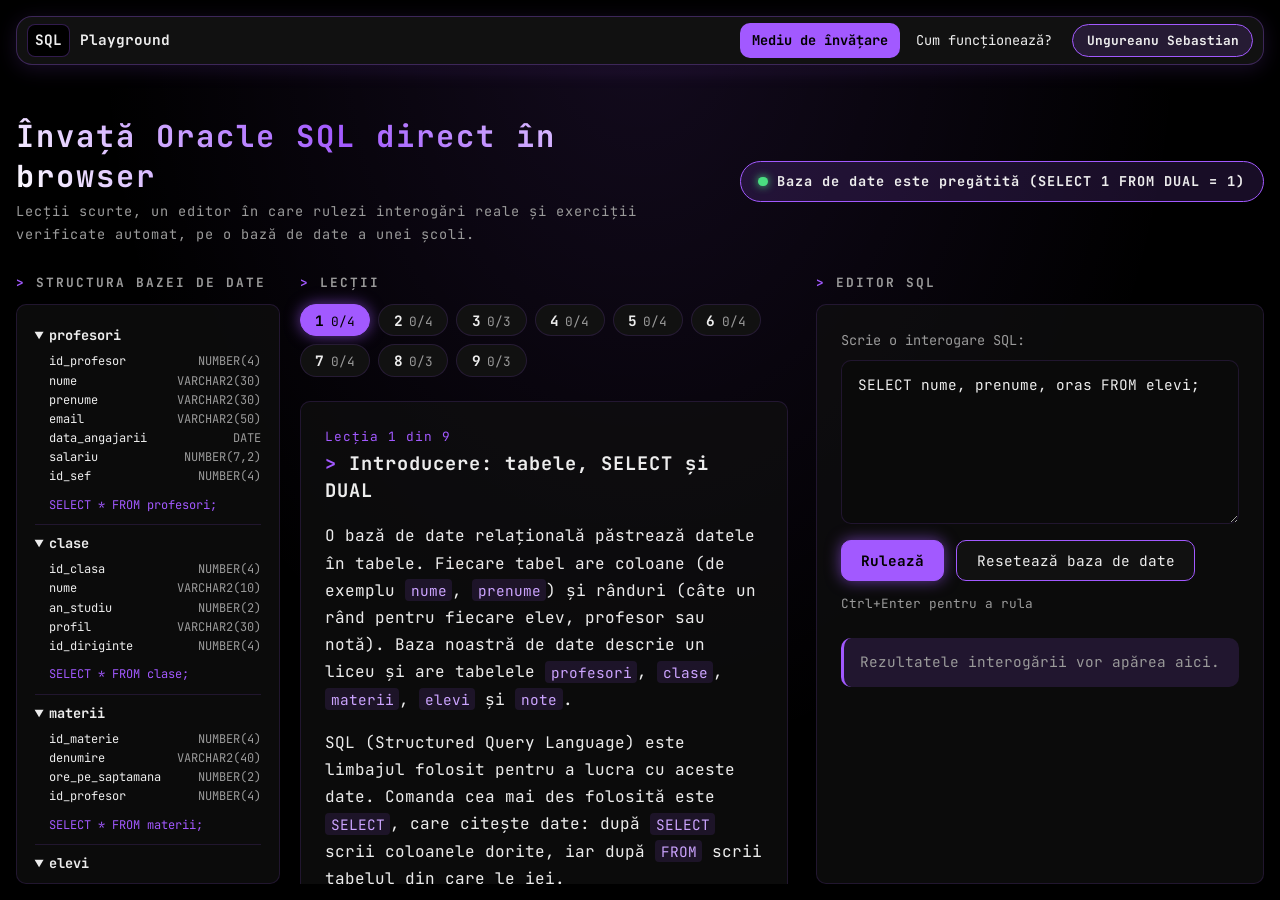
<file: site/index.html>
<!DOCTYPE html>
<!--
  index.html - home page: the working SQL site (lessons, SQL editor, exercises).
  Styles: css/style.css. Scripts: vendor/sql-wasm.js (SQL engine) and js/main.js (page logic; it loads
  db.js, render.js, lessons-ui.js, lessons.js and checker.js).
  Order of the page: title (hero), then the workspace: lessons, SQL editor, database structure
  (on computers: 3 columns, structure left, lessons middle, editor right; see style.css "Home page layout").
-->
<html lang="ro"> <!-- page language: Romanian -->
<head>
  <meta charset="UTF-8"> <!-- text encoding, needed for ș ț ă î â -->
  <meta name="viewport" content="width=device-width, initial-scale=1"> <!-- fit the page to phone screens -->
  <title>SQL Playground - Învață Oracle SQL</title> <!-- text shown in the browser tab -->
  <link rel="stylesheet" href="css/style.css"> <!-- all the styles of the site -->
  <link rel="icon" href="favicon.svg" type="image/svg+xml"> <!-- small icon shown in the browser tab (file favicon.svg) -->
  <script src="vendor/sql-wasm.js"></script> <!-- SQL engine (sql.js); provides initSqlJs -->
  <script type="module" src="js/main.js"></script> <!-- page logic; runs after the page is loaded -->
</head>
<body class="home-page"> <!-- home-page: wide 3-column layout (see style.css) -->
  <!-- Top menu bar: logo + navigation menu (same on every page) -->
  <header class="site-header">
    <div class="site-header-inner">
      <a class="brand" href="index.html"> <!-- logo: goes to the home page -->
        <span class="brand-logo">SQL</span> <!-- small logo box -->
        <span>Playground</span> <!-- site name next to the logo -->
      </a>
      <nav class="site-nav" aria-label="Meniu principal"> <!-- navigation menu -->
        <a href="index.html" aria-current="page">Mediu de învățare</a> <!-- link to the home page, the learning environment (current page) -->
        <a href="cum-functioneaza.html">Cum funcționează?</a> <!-- link to the "how it works" page -->
      </nav>
      <span class="author-pill">Ungureanu Sebastian</span> <!-- author name pill in the menu bar -->
    </div>
  </header>

  <main>
    <!-- Hero: big title at the top of the home page -->
    <section class="hero">
      <div class="hero-heading"> <!-- title + description (on computers: left side of a slim strip) -->
        <h1 class="hero-title">Învață Oracle SQL direct în browser</h1> <!-- big title of the home page -->
        <p class="hero-text">Lecții scurte, un editor în care rulezi interogări reale și exerciții verificate automat, pe o bază de date a unei școli.</p> <!-- short description of the site -->
      </div>
      <p id="db-status" class="status">Se încarcă baza de date...</p> <!-- database status badge (filled in by main.js) -->
    </section>

    <!-- Workspace: lessons + SQL editor + database structure (3 columns on computers, stacked on phones) -->
    <div class="workspace">

      <!-- Lessons section: numbered lesson buttons + one lesson at a time with its exercises (filled in by lessons-ui.js) -->
      <section id="lessons" class="lessons-section" aria-labelledby="lessons-title">
        <h2 id="lessons-title" class="panel-title">Lecții</h2> <!-- small title above the lessons column -->
        <nav id="lesson-nav" class="lesson-nav" aria-label="Lista lecțiilor"></nav> <!-- numbered lesson buttons -->
        <div id="lesson-content"> <!-- the open lesson is shown here -->
          <p class="message message-info">Lecțiile apar după ce se încarcă baza de date.</p> <!-- text shown while loading -->
        </div>
      </section>

      <!-- SQL editor section: the editor, the buttons and the results (right column on computers, stays on screen) -->
      <section id="editor" class="editor-section" aria-labelledby="editor-title">
        <h2 id="editor-title" class="panel-title">Editor SQL</h2> <!-- small title above the editor column -->
        <div class="card editor-card">
          <label for="sql-editor" class="editor-label">Scrie o interogare SQL:</label> <!-- text above the editor -->
          <textarea id="sql-editor" class="sql-editor" rows="6" spellcheck="false" autocomplete="off" autocapitalize="off">SELECT nume, prenume, oras FROM elevi;</textarea> <!-- the SQL editor, with a sample query -->
          <div class="editor-buttons"> <!-- row with the buttons and the keyboard hint -->
            <button type="button" id="run-button" class="button button-primary" disabled>Rulează</button> <!-- run button: runs the SQL from the editor (turned on when the database is ready) -->
            <button type="button" id="reset-button" class="button button-secondary" disabled>Resetează baza de date</button> <!-- reset button: restores the original data (turned on when the database is ready) -->
            <span class="editor-hint">Ctrl+Enter pentru a rula</span> <!-- keyboard shortcut hint -->
          </div>
          <div id="results" class="results" aria-live="polite"> <!-- results area (filled in by render.js) -->
            <p class="message message-info">Rezultatele interogării vor apărea aici.</p> <!-- text shown before the first run -->
          </div>
        </div>
      </section>

      <!-- Database structure: the tables and their columns (left column on computers, stays on screen) -->
      <section id="schema" class="schema-section" aria-labelledby="schema-title">
        <h2 id="schema-title" class="panel-title">Structura bazei de date</h2> <!-- small title above the structure column -->
        <div class="card schema-panel"> <!-- box with the list of tables -->
          <div id="schema-list" class="schema-list"></div> <!-- list of tables (filled in by main.js) -->
        </div>
      </section>

    </div> <!-- end of the workspace -->
  </main>

  <!-- Footer (same on every page) -->
  <footer class="site-footer">
    Proiect pentru atestatul de competențe profesionale la informatică <!-- site footer text -->
  </footer>
</body>
</html>
</file>
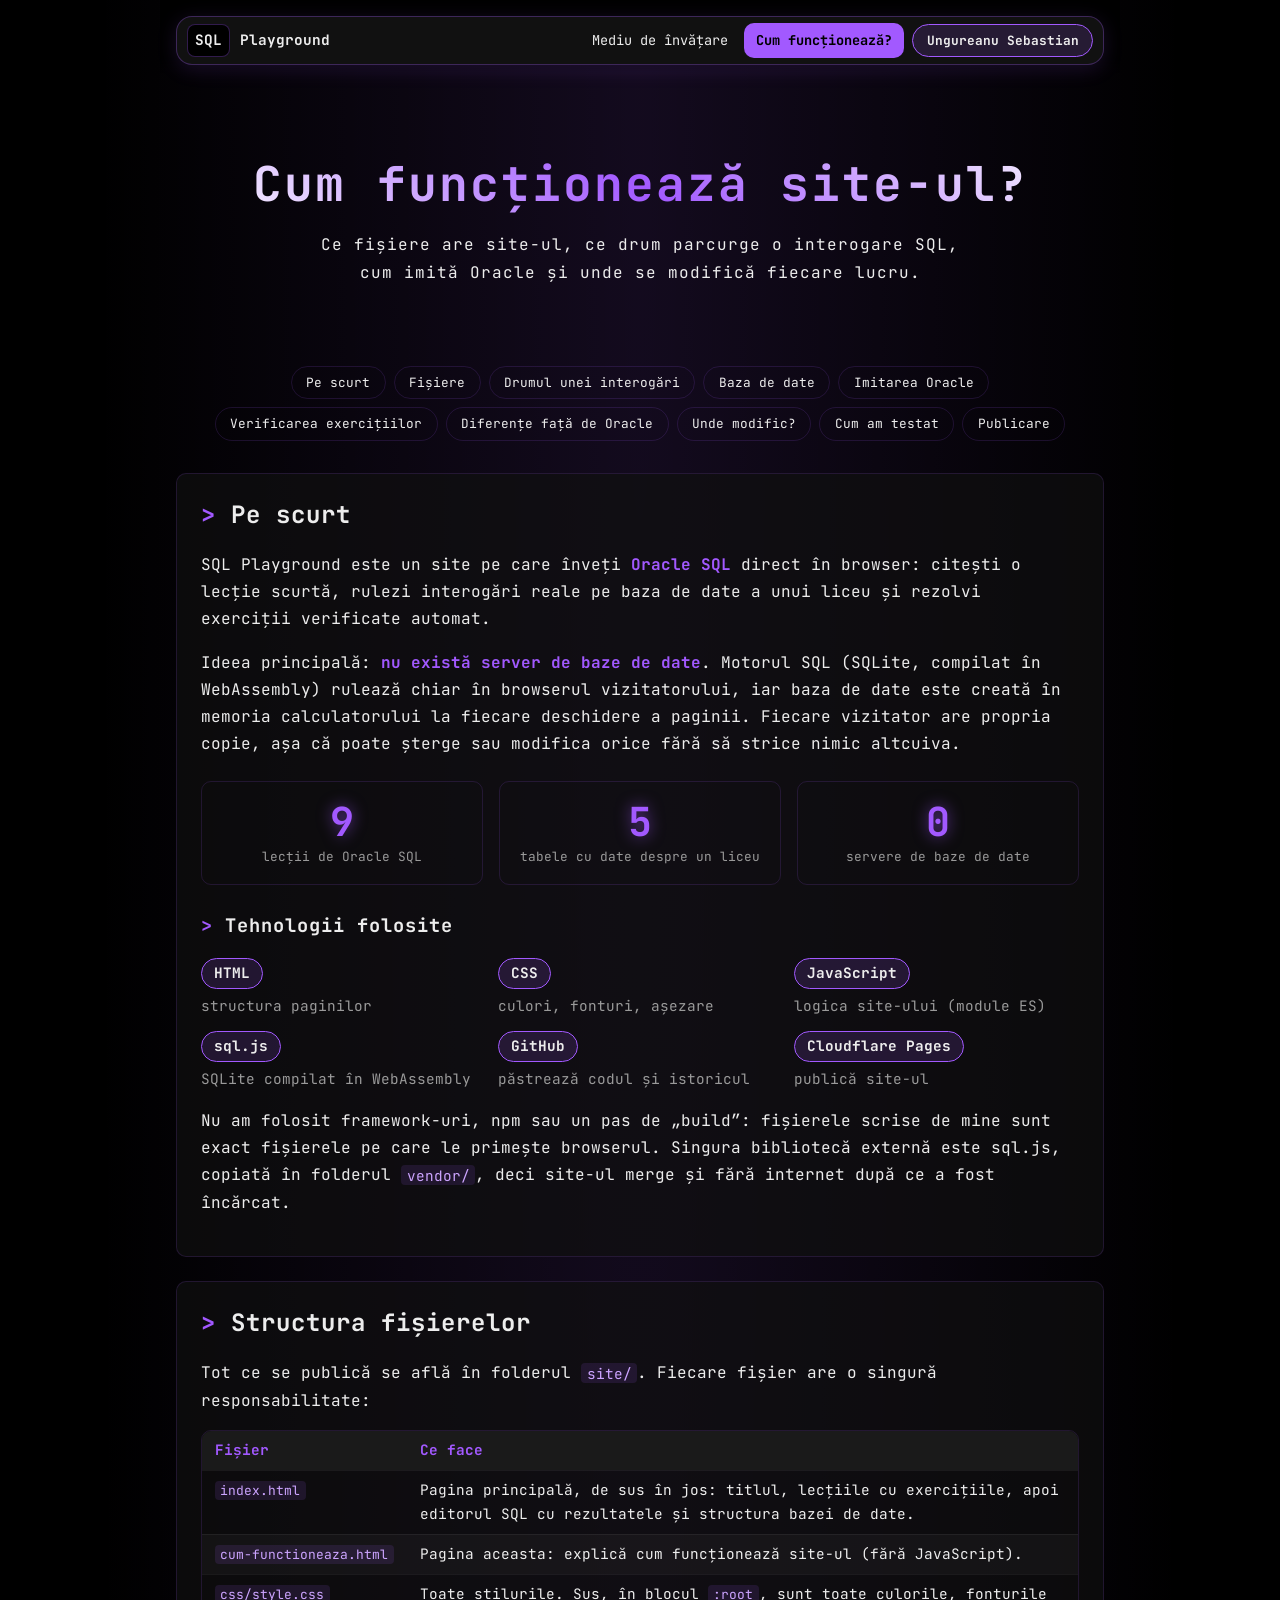
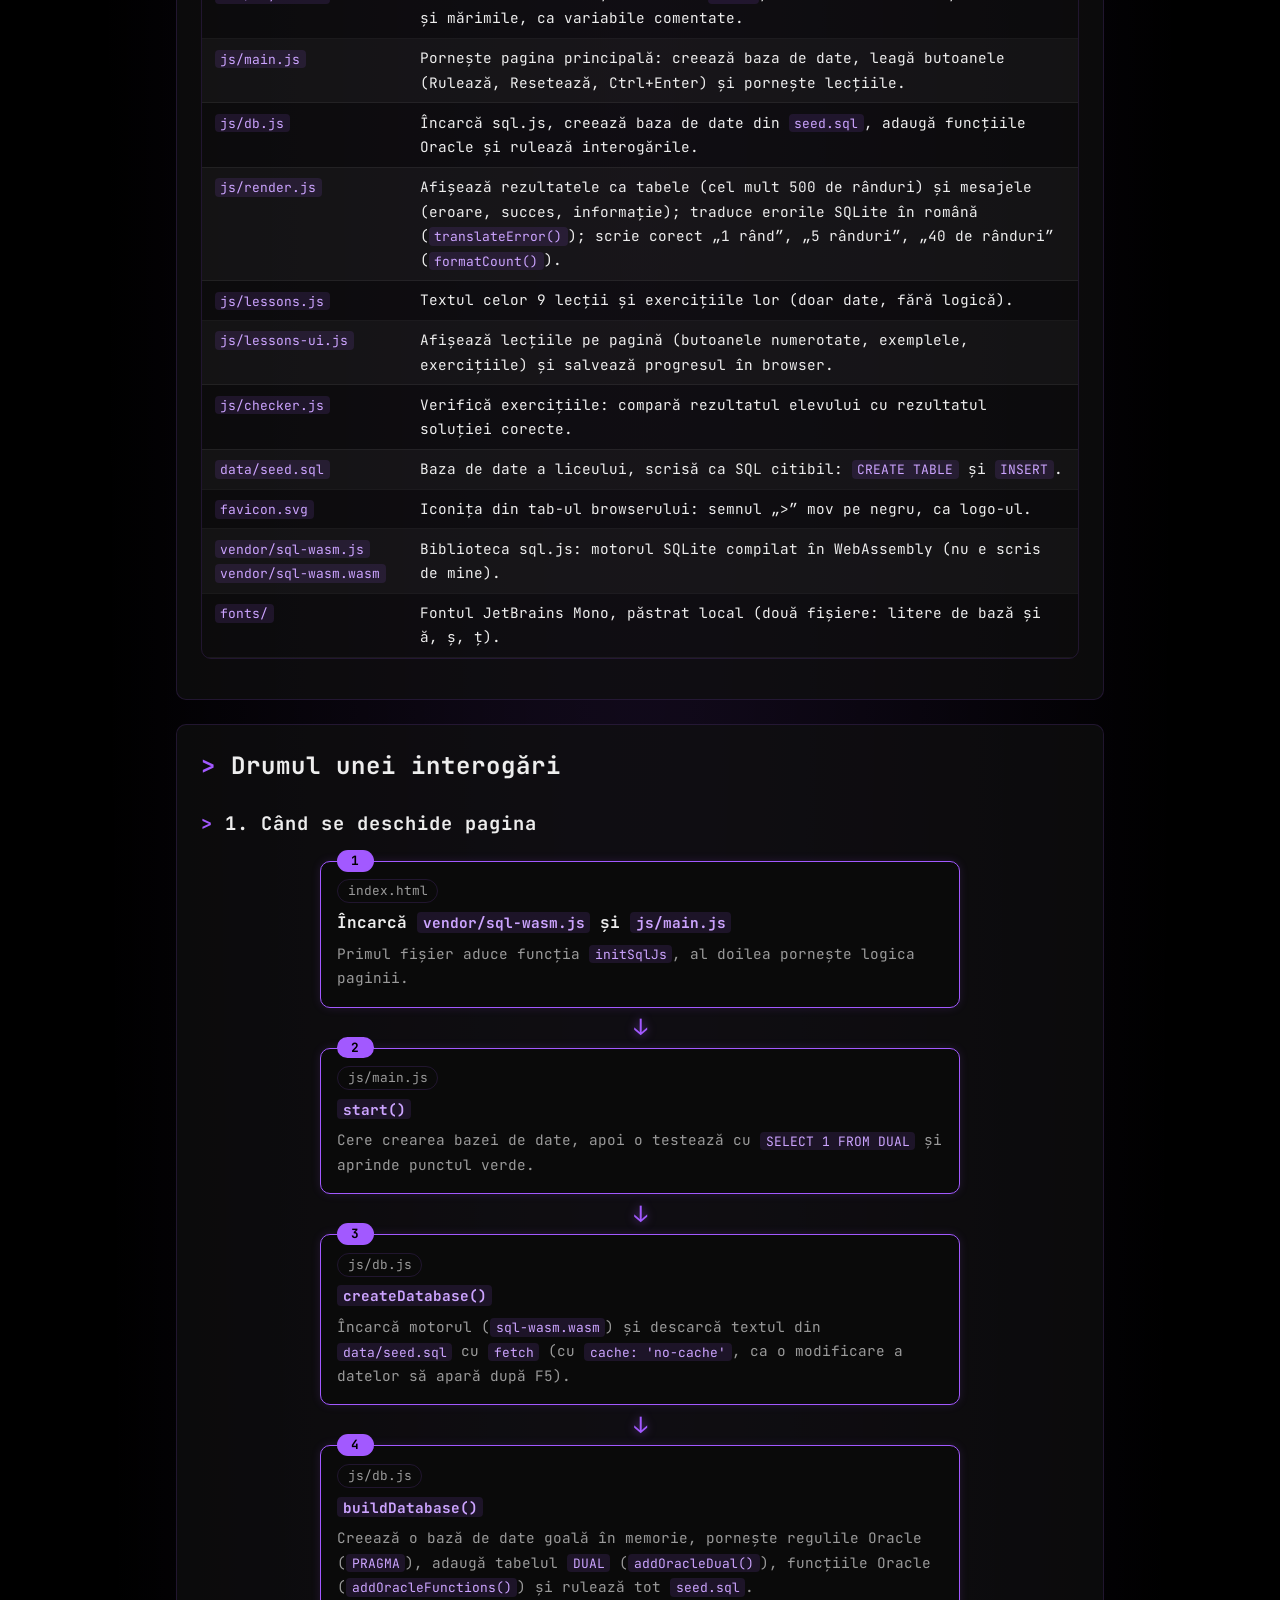
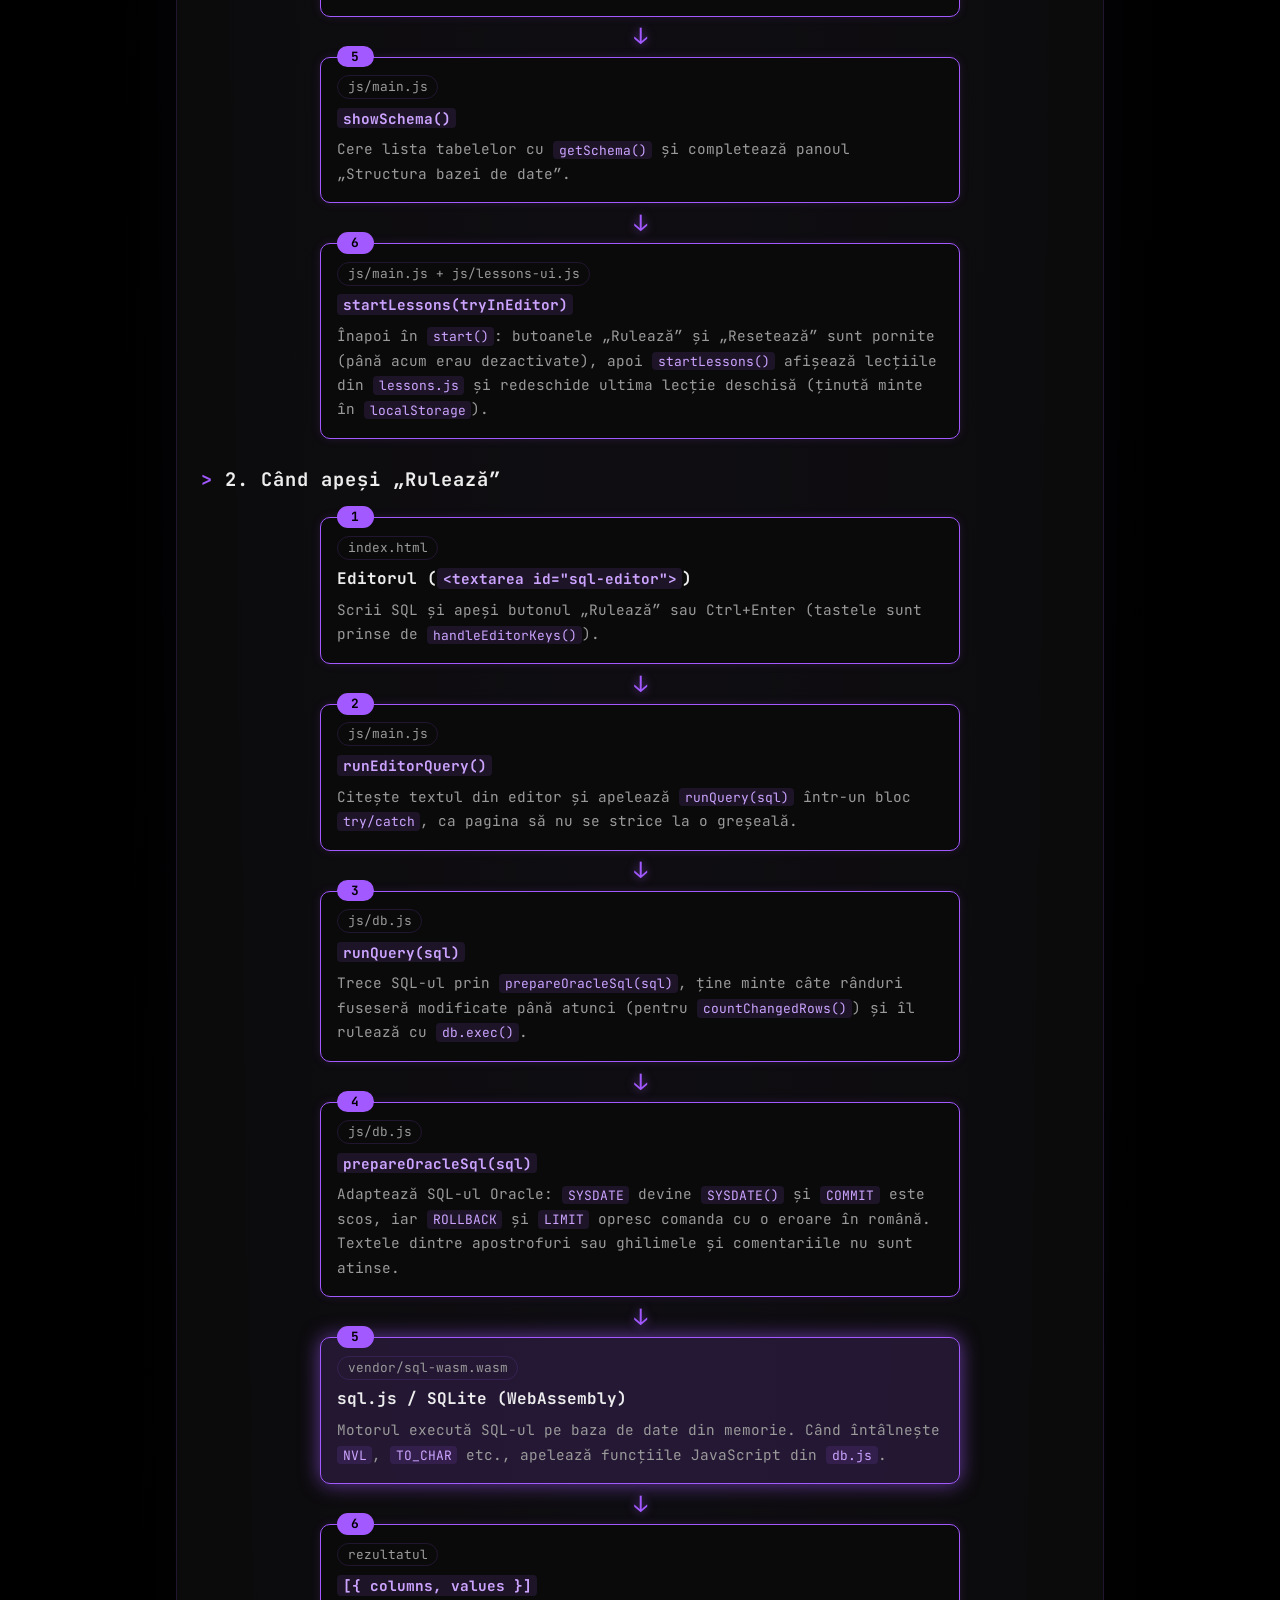
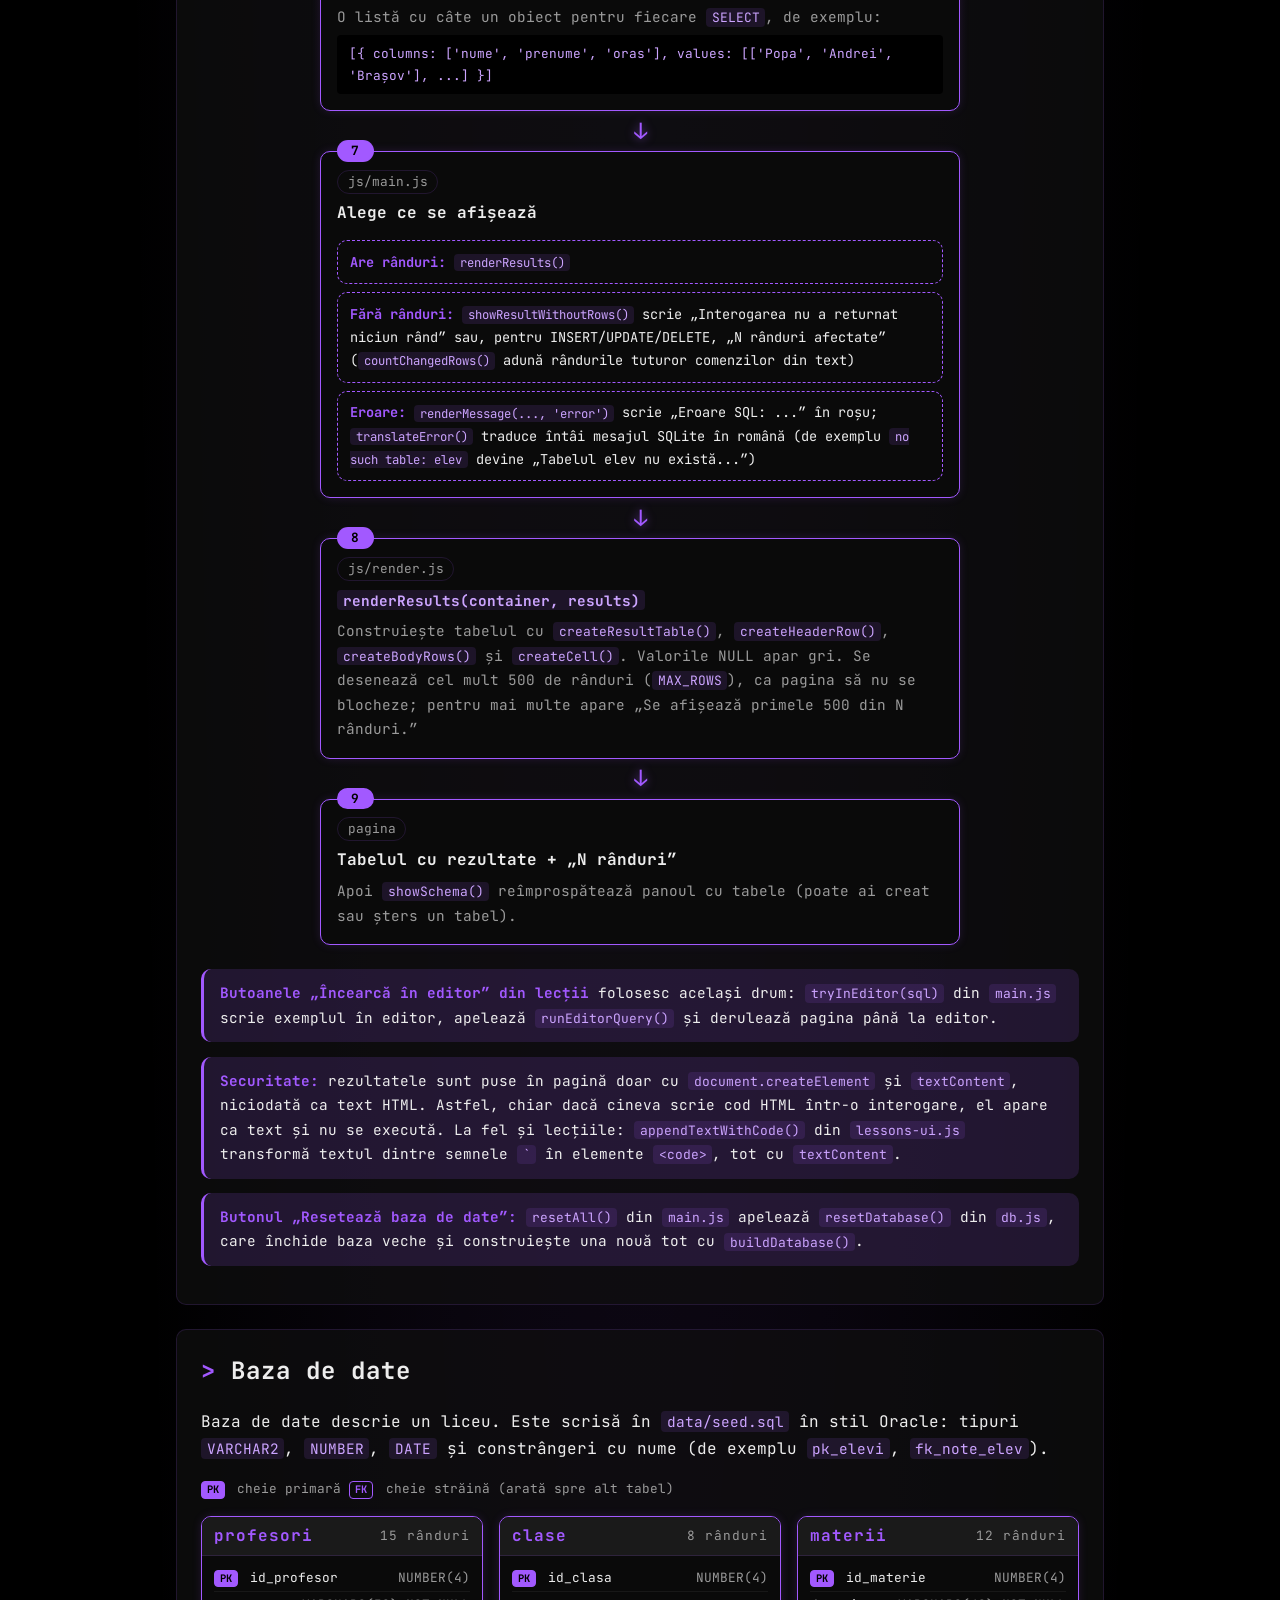
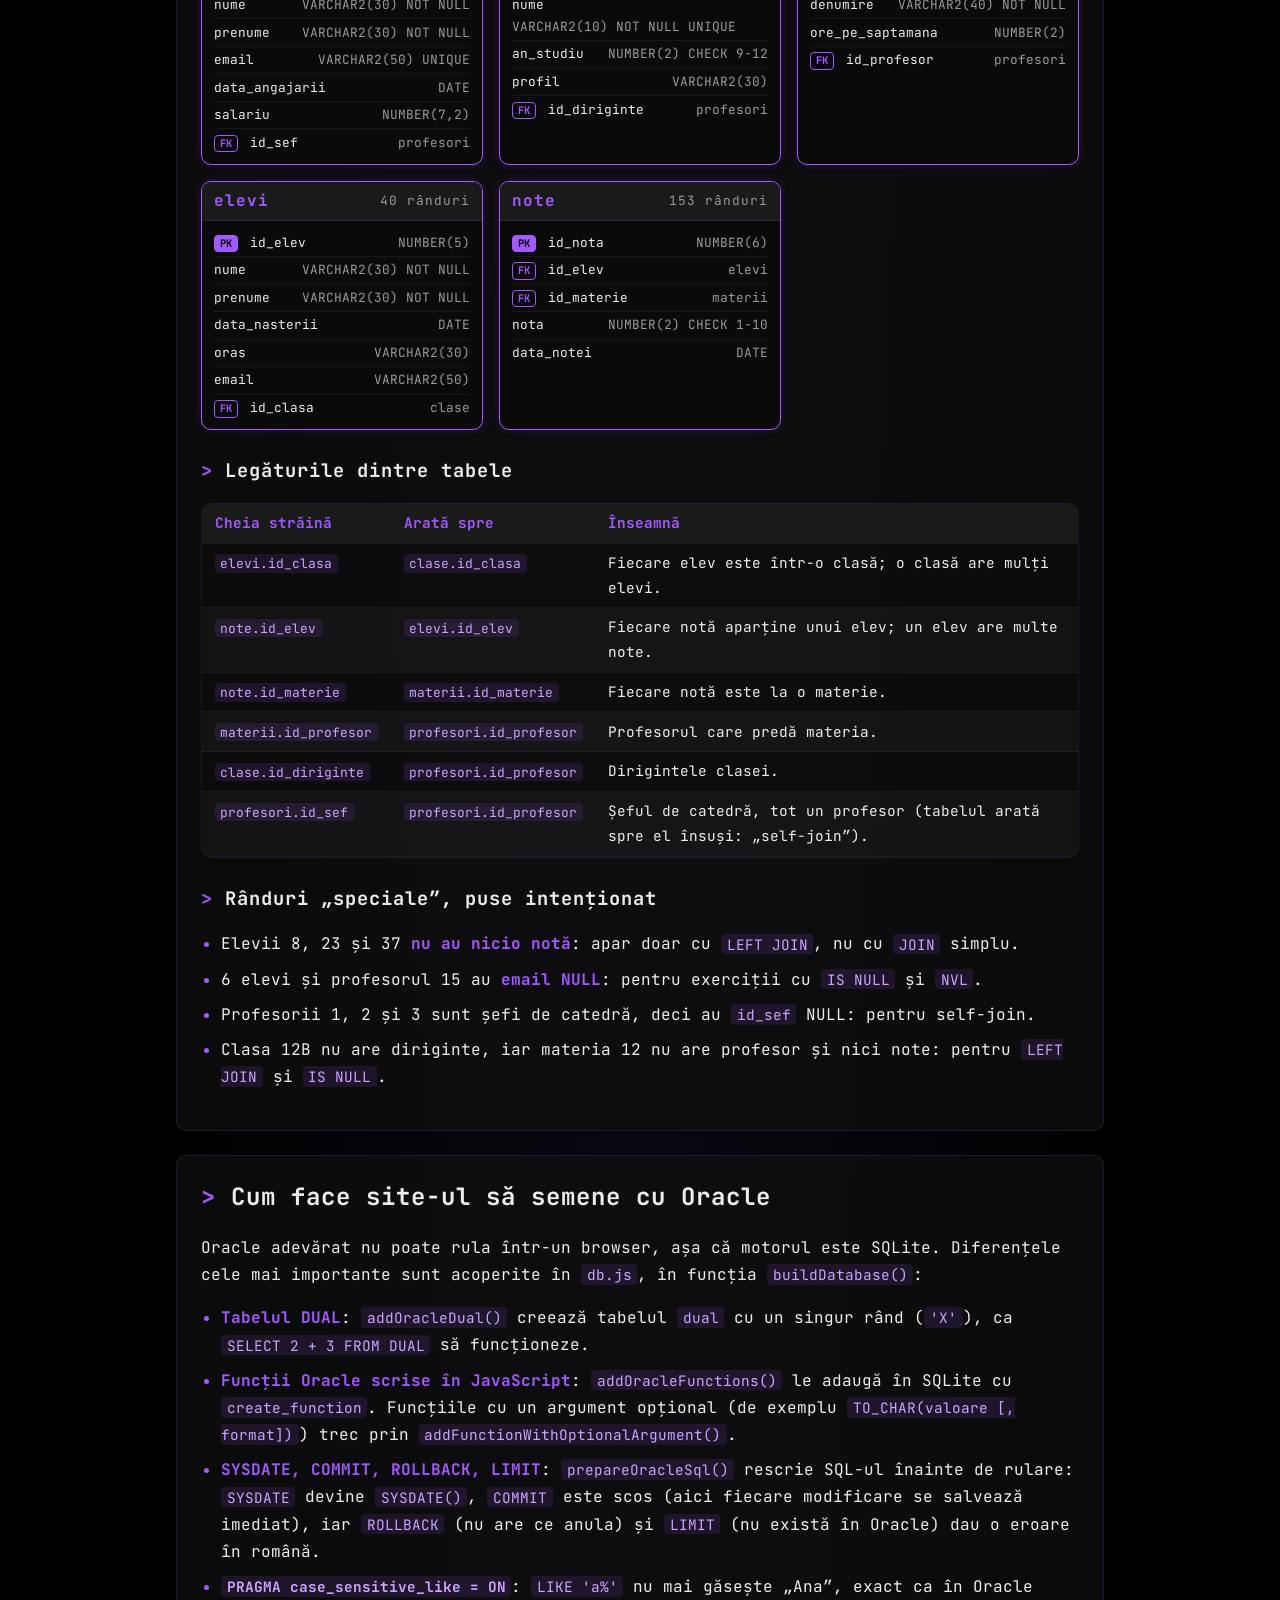
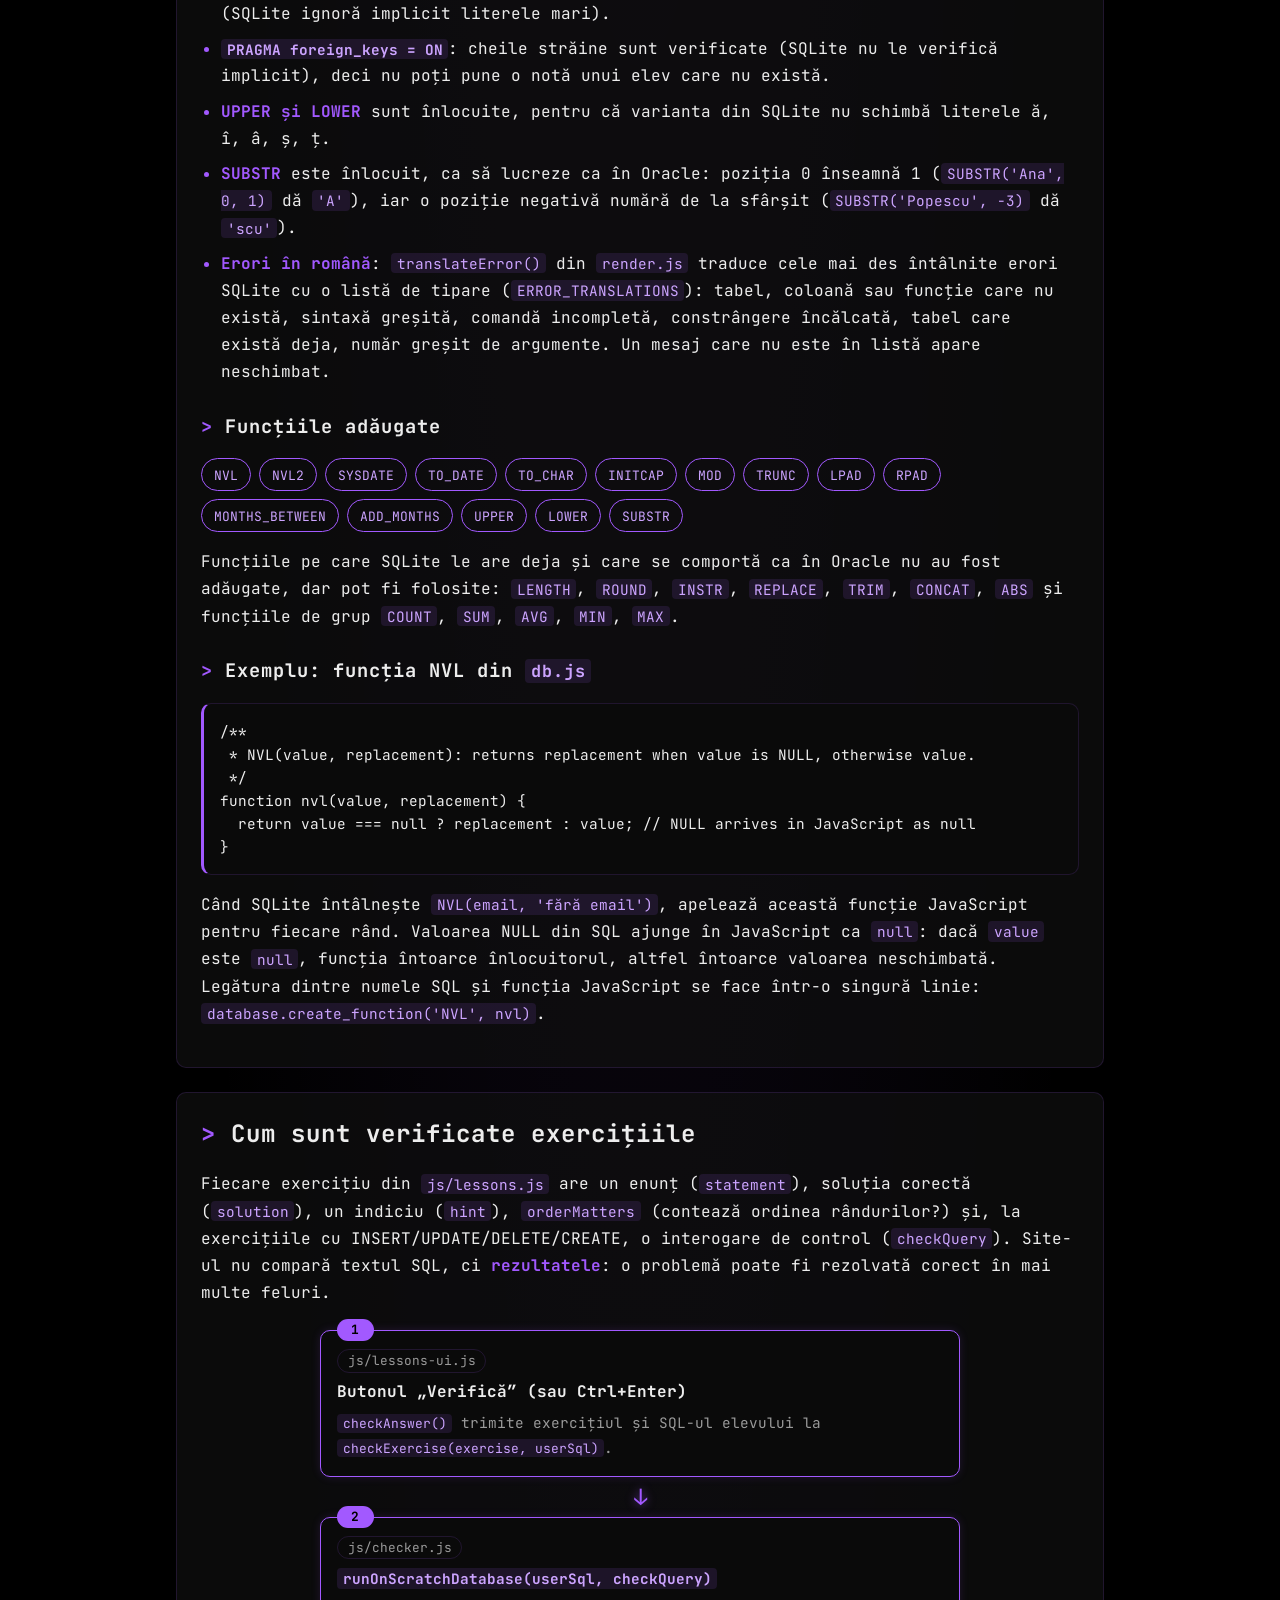
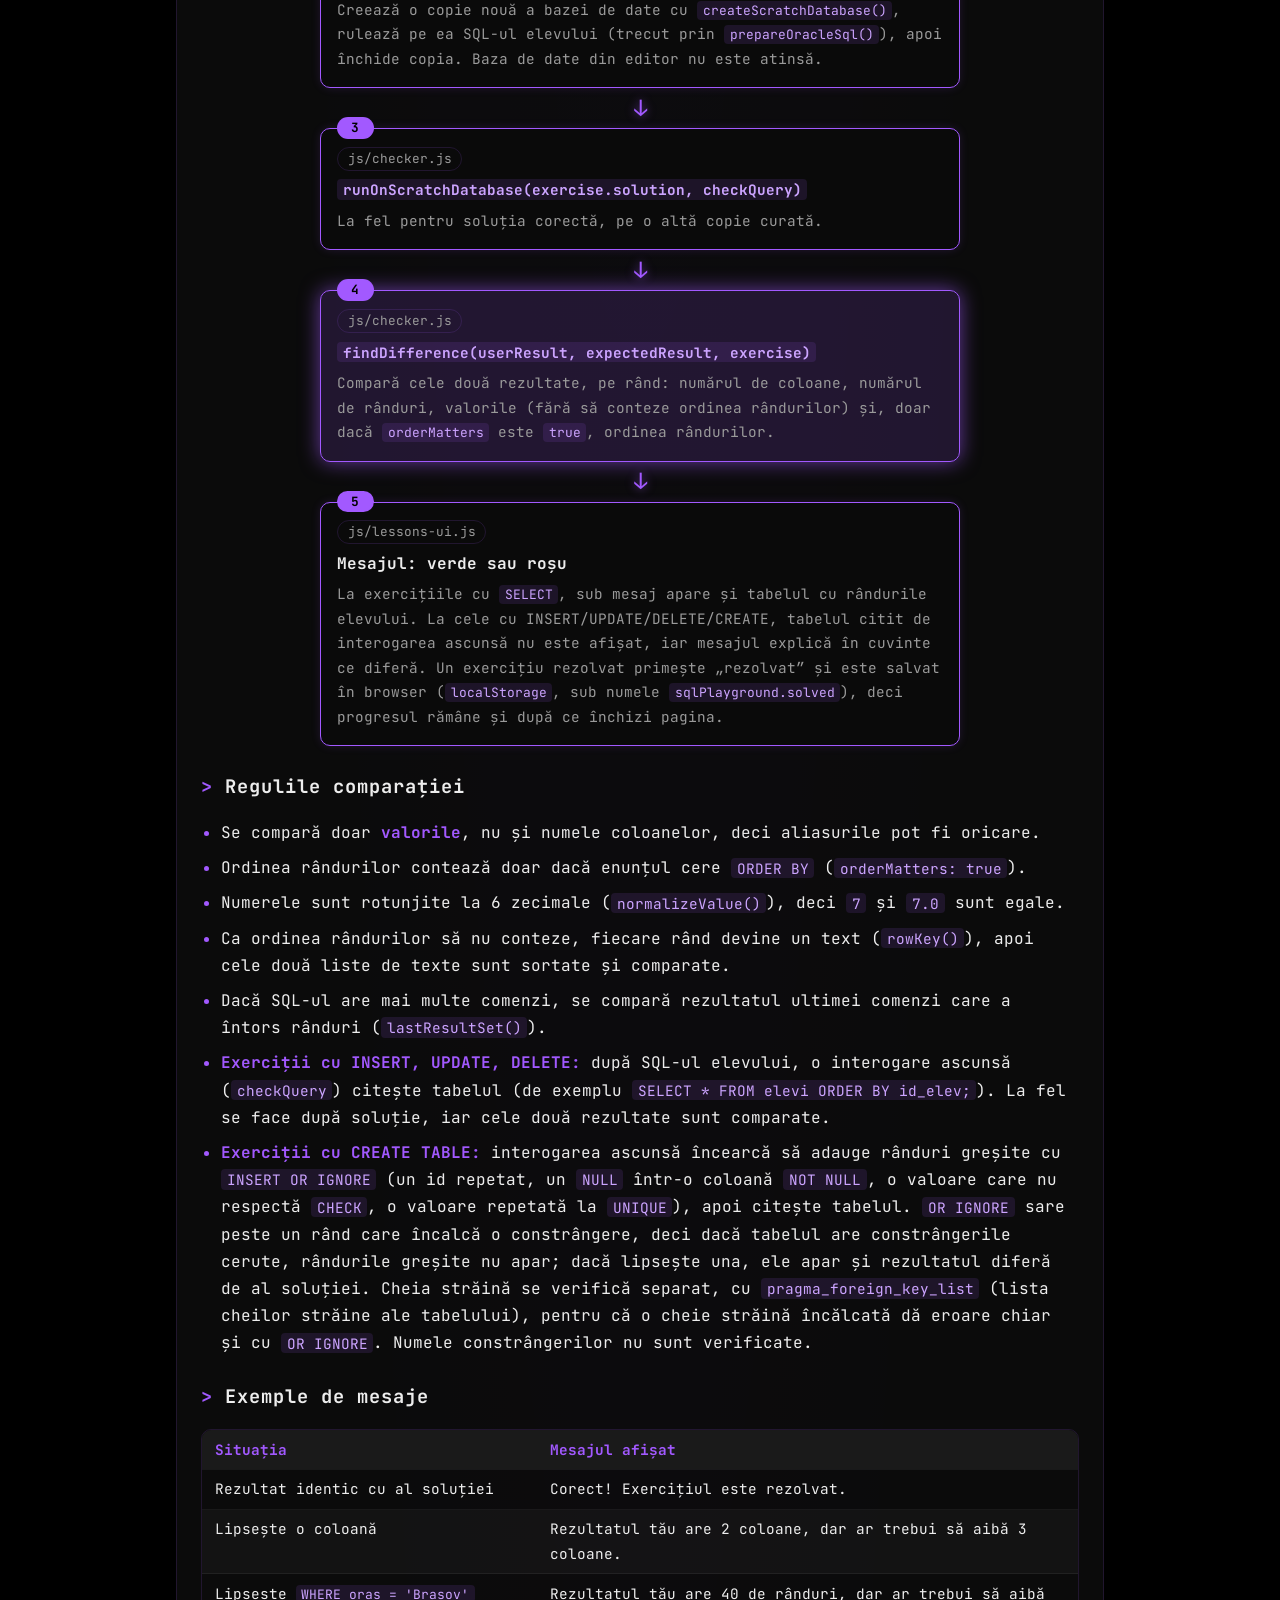
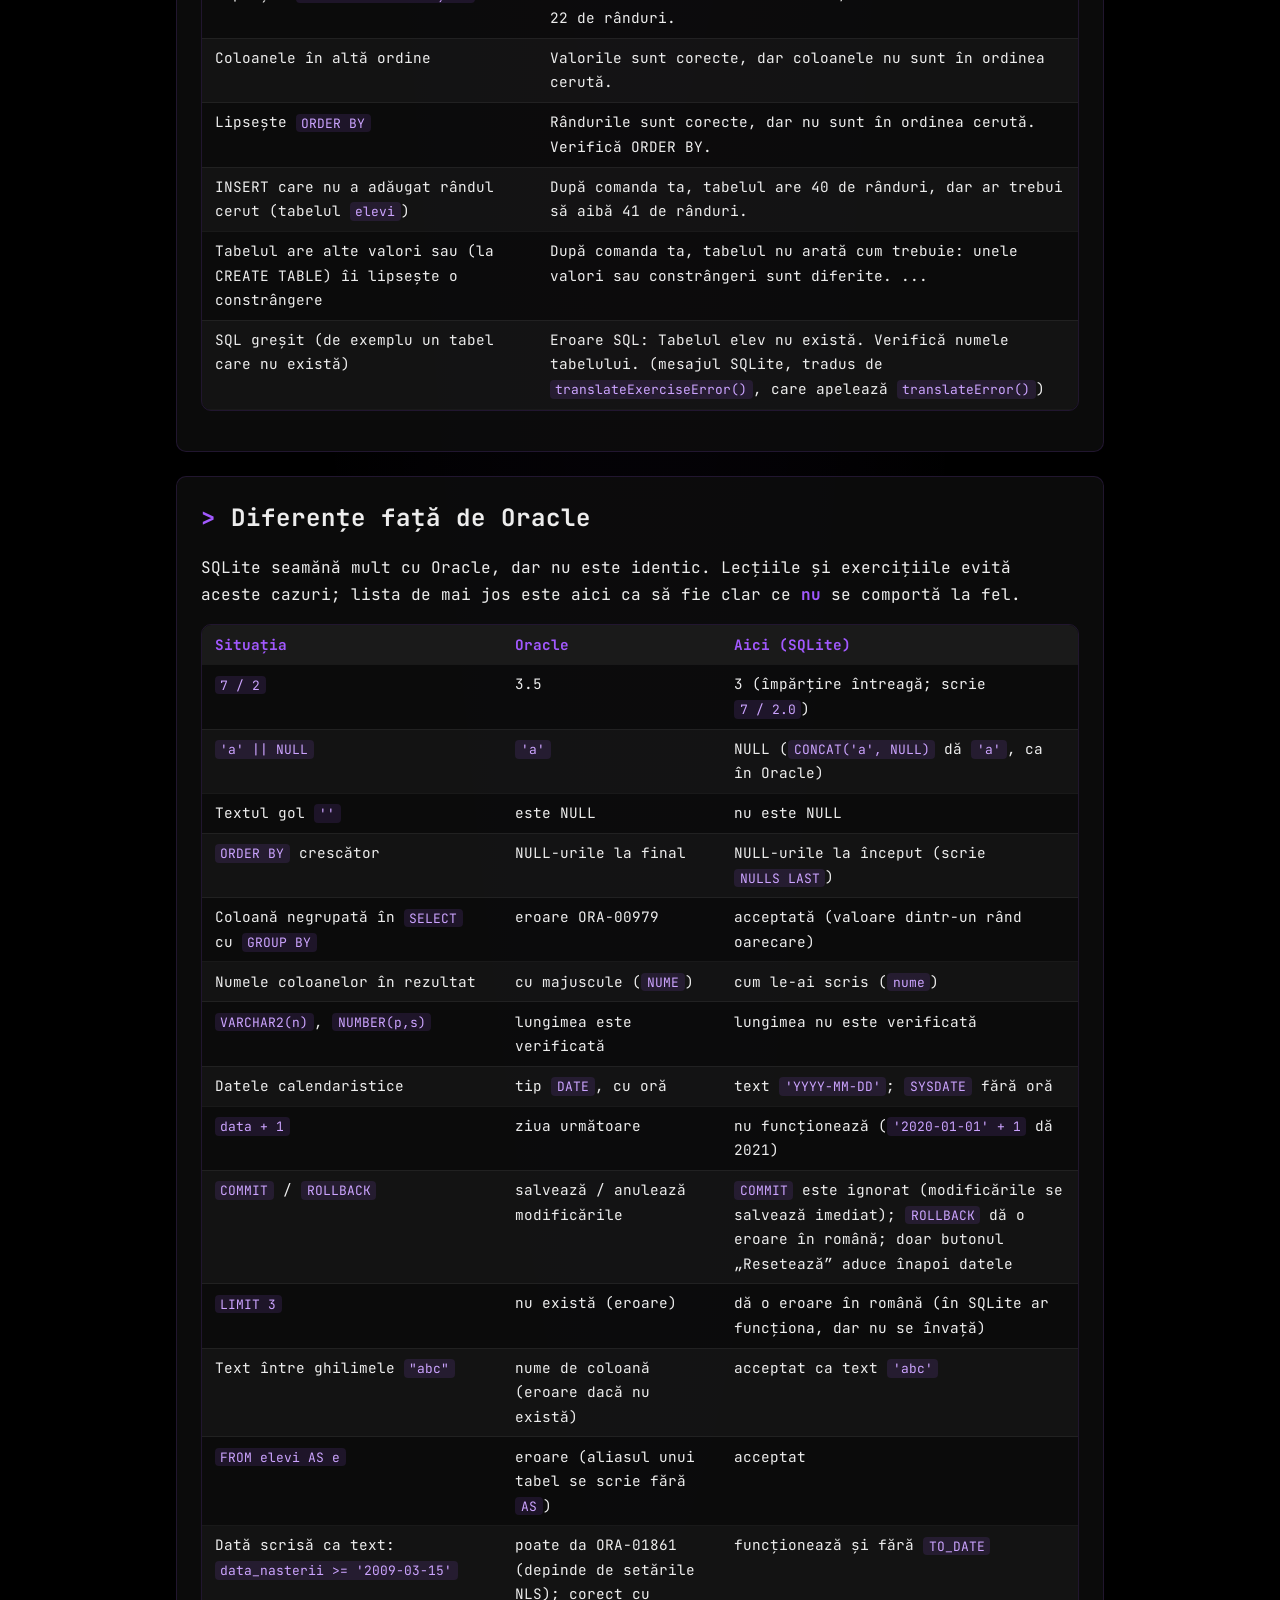
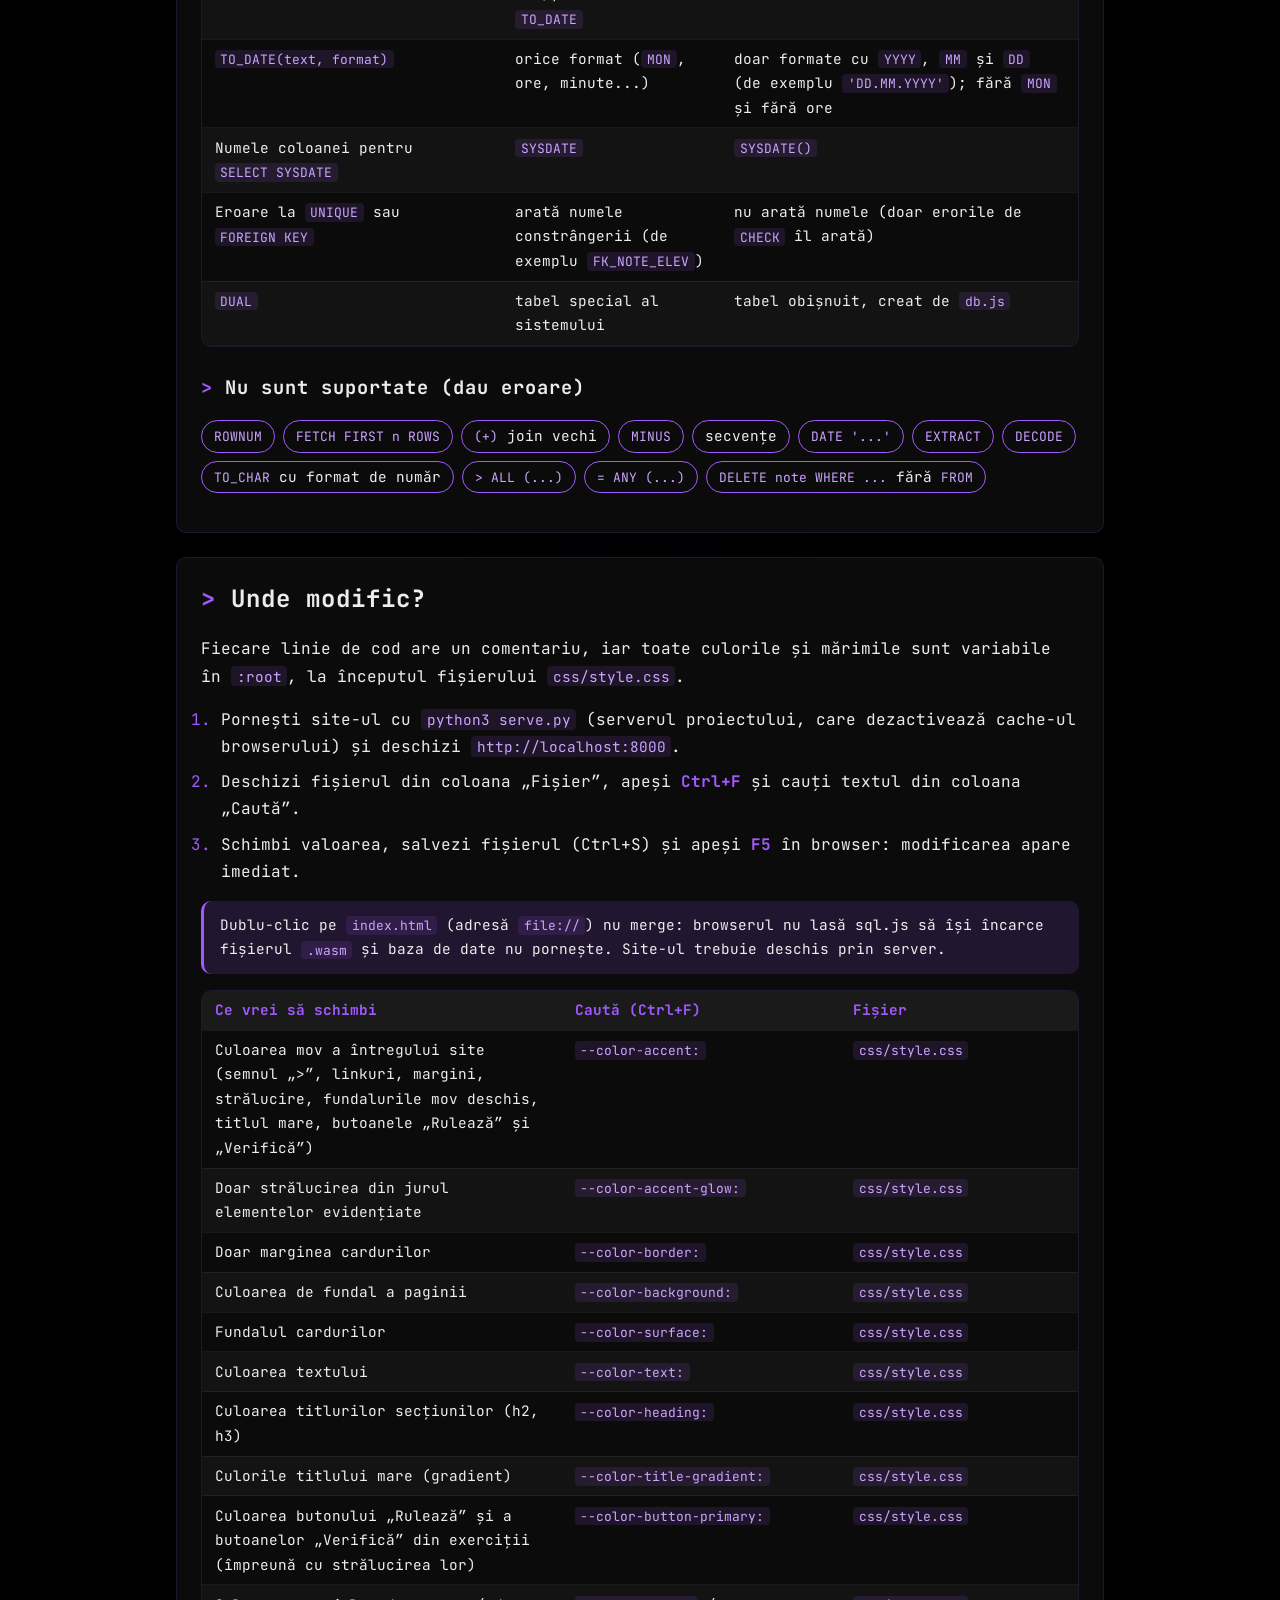
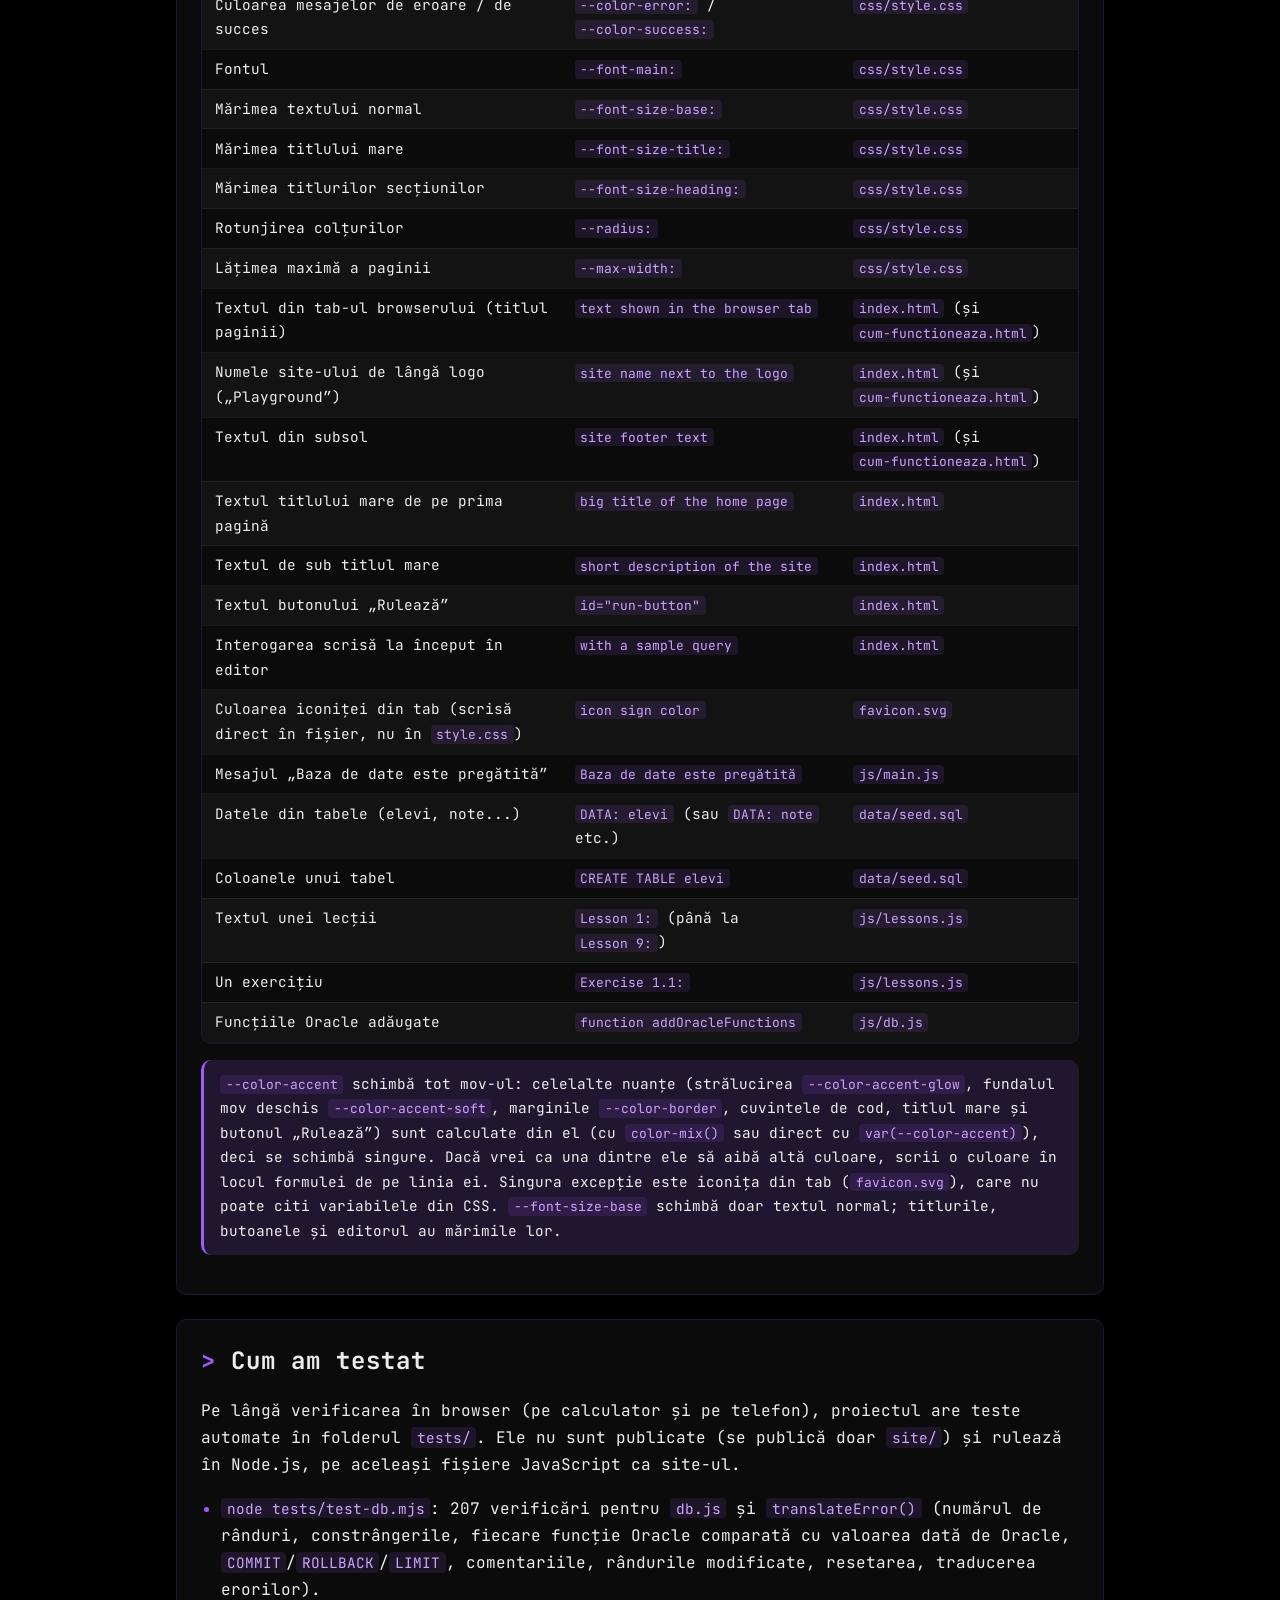
<file: site/cum-functioneaza.html>
<!DOCTYPE html>
<!--
  cum-functioneaza.html - "how it works" page: explains the structure and the code of the site
  (files, the path of a query, the database, the Oracle imitation, the exercise checker,
  the differences from Oracle and where to change things during the exam).
  Styles: css/style.css (section "How it works page"). No scripts: this page is plain HTML.
-->
<html lang="ro"> <!-- page language: Romanian -->
<head>
  <meta charset="UTF-8"> <!-- text encoding, needed for ș ț ă î â -->
  <meta name="viewport" content="width=device-width, initial-scale=1"> <!-- fit the page to phone screens -->
  <title>Cum funcționează? - SQL Playground</title> <!-- text shown in the browser tab -->
  <link rel="stylesheet" href="css/style.css"> <!-- all the styles of the site -->
  <link rel="icon" href="favicon.svg" type="image/svg+xml"> <!-- small icon shown in the browser tab (file favicon.svg) -->
</head>
<body>
  <!-- Top menu bar: logo + navigation menu (same on every page) -->
  <header class="site-header">
    <div class="site-header-inner">
      <a class="brand" href="index.html"> <!-- logo: goes to the home page -->
        <span class="brand-logo">SQL</span> <!-- small logo box -->
        <span>Playground</span> <!-- site name next to the logo -->
      </a>
      <nav class="site-nav" aria-label="Meniu principal"> <!-- navigation menu -->
        <a href="index.html">Mediu de învățare</a> <!-- link to the home page, the learning environment -->
        <a href="cum-functioneaza.html" aria-current="page">Cum funcționează?</a> <!-- link to this page (current page) -->
      </nav>
      <span class="author-pill">Ungureanu Sebastian</span> <!-- author name pill in the menu bar -->
    </div>
  </header>

  <main class="how-page"> <!-- "how-page": every style of this page is under this class -->
    <!-- Hero: big title at the top of this page -->
    <section class="hero">
      <h1 class="hero-title">Cum funcționează site-ul?</h1> <!-- big title of this page -->
      <p class="hero-text">
        Ce fișiere are site-ul, ce drum parcurge o interogare SQL, cum imită Oracle și unde se modifică fiecare lucru.
      </p> <!-- short description of this page -->
    </section>

    <!-- Table of contents: pill links that jump to each section of this page -->
    <nav class="how-toc" aria-label="Cuprinsul paginii">
      <a href="#pe-scurt">Pe scurt</a> <!-- jump to the overview section -->
      <a href="#fisiere">Fișiere</a> <!-- jump to the file structure section -->
      <a href="#drumul-interogarii">Drumul unei interogări</a> <!-- jump to the query flow section -->
      <a href="#baza-de-date">Baza de date</a> <!-- jump to the database section -->
      <a href="#oracle">Imitarea Oracle</a> <!-- jump to the Oracle imitation section -->
      <a href="#exercitii">Verificarea exercițiilor</a> <!-- jump to the exercise checker section -->
      <a href="#diferente">Diferențe față de Oracle</a> <!-- jump to the differences section -->
      <a href="#unde-modific">Unde modific?</a> <!-- jump to the "where do I change it" section -->
      <a href="#testare">Cum am testat</a> <!-- jump to the testing section -->
      <a href="#publicare">Publicare</a> <!-- jump to the publishing section -->
    </nav>

    <!-- ===== Section 1: overview and technologies ===== -->
    <section id="pe-scurt" class="card">
      <h2>Pe scurt</h2> <!-- heading of the overview section -->
      <p>
        SQL Playground este un site pe care înveți <strong>Oracle SQL</strong> direct în browser: citești o lecție scurtă,
        rulezi interogări reale pe baza de date a unui liceu și rezolvi exerciții verificate automat.
      </p> <!-- what the site is -->
      <p>
        Ideea principală: <strong>nu există server de baze de date</strong>. Motorul SQL (SQLite, compilat în WebAssembly)
        rulează chiar în browserul vizitatorului, iar baza de date este creată în memoria calculatorului la fiecare deschidere a paginii.
        Fiecare vizitator are propria copie, așa că poate șterge sau modifica orice fără să strice nimic altcuiva.
      </p> <!-- the main idea: everything runs in the browser -->
      <!-- Three big numbers about the site -->
      <ul class="how-stats">
        <li><span class="how-stat-number">9</span> lecții de Oracle SQL</li> <!-- number of lessons -->
        <li><span class="how-stat-number">5</span> tabele cu date despre un liceu</li> <!-- number of tables -->
        <li><span class="how-stat-number">0</span> servere de baze de date</li> <!-- no database server -->
      </ul>
      <h3>Tehnologii folosite</h3> <!-- heading of the technologies list -->
      <!-- Technologies as small pill badges, each with a short explanation -->
      <ul class="how-badges">
        <li><span class="how-badge">HTML</span> structura paginilor</li> <!-- technology: HTML -->
        <li><span class="how-badge">CSS</span> culori, fonturi, așezare</li> <!-- technology: CSS -->
        <li><span class="how-badge">JavaScript</span> logica site-ului (module ES)</li> <!-- technology: JavaScript -->
        <li><span class="how-badge">sql.js</span> SQLite compilat în WebAssembly</li> <!-- technology: sql.js -->
        <li><span class="how-badge">GitHub</span> păstrează codul și istoricul</li> <!-- technology: GitHub -->
        <li><span class="how-badge">Cloudflare Pages</span> publică site-ul</li> <!-- technology: Cloudflare Pages -->
      </ul>
      <p>
        Nu am folosit framework-uri, npm sau un pas de „build”: fișierele scrise de mine sunt exact fișierele pe care le primește browserul.
        Singura bibliotecă externă este sql.js, copiată în folderul <code>vendor/</code>, deci site-ul merge și fără internet după ce a fost încărcat.
      </p> <!-- no frameworks, only one library -->
    </section>

    <!-- ===== Section 2: file structure ===== -->
    <section id="fisiere" class="card">
      <h2>Structura fișierelor</h2> <!-- heading of the file structure section -->
      <p>Tot ce se publică se află în folderul <code>site/</code>. Fiecare fișier are o singură responsabilitate:</p> <!-- intro of the file list -->
      <!-- File list: one row per file, with what it does -->
      <div class="table-wrapper how-table-wrapper">
        <table class="result-table how-table how-table-wide">
          <thead>
            <tr><th scope="col">Fișier</th><th scope="col">Ce face</th></tr> <!-- column names of the file table -->
          </thead>
          <tbody>
            <tr><td><code>index.html</code></td><td>Pagina principală, de sus în jos: titlul, lecțiile cu exercițiile, apoi editorul SQL cu rezultatele și structura bazei de date.</td></tr> <!-- file: index.html -->
            <tr><td><code>cum-functioneaza.html</code></td><td>Pagina aceasta: explică cum funcționează site-ul (fără JavaScript).</td></tr> <!-- file: cum-functioneaza.html -->
            <tr><td><code>css/style.css</code></td><td>Toate stilurile. Sus, în blocul <code>:root</code>, sunt toate culorile, fonturile și mărimile, ca variabile comentate.</td></tr> <!-- file: style.css -->
            <tr><td><code>js/main.js</code></td><td>Pornește pagina principală: creează baza de date, leagă butoanele (Rulează, Resetează, Ctrl+Enter) și pornește lecțiile.</td></tr> <!-- file: main.js -->
            <tr><td><code>js/db.js</code></td><td>Încarcă sql.js, creează baza de date din <code>seed.sql</code>, adaugă funcțiile Oracle și rulează interogările.</td></tr> <!-- file: db.js -->
            <tr><td><code>js/render.js</code></td><td>Afișează rezultatele ca tabele (cel mult 500 de rânduri) și mesajele (eroare, succes, informație); traduce erorile SQLite în română (<code>translateError()</code>); scrie corect „1 rând”, „5 rânduri”, „40 de rânduri” (<code>formatCount()</code>).</td></tr> <!-- file: render.js -->
            <tr><td><code>js/lessons.js</code></td><td>Textul celor 9 lecții și exercițiile lor (doar date, fără logică).</td></tr> <!-- file: lessons.js -->
            <tr><td><code>js/lessons-ui.js</code></td><td>Afișează lecțiile pe pagină (butoanele numerotate, exemplele, exercițiile) și salvează progresul în browser.</td></tr> <!-- file: lessons-ui.js -->
            <tr><td><code>js/checker.js</code></td><td>Verifică exercițiile: compară rezultatul elevului cu rezultatul soluției corecte.</td></tr> <!-- file: checker.js -->
            <tr><td><code>data/seed.sql</code></td><td>Baza de date a liceului, scrisă ca SQL citibil: <code>CREATE TABLE</code> și <code>INSERT</code>.</td></tr> <!-- file: seed.sql -->
            <tr><td><code>favicon.svg</code></td><td>Iconița din tab-ul browserului: semnul „&gt;” mov pe negru, ca logo-ul.</td></tr> <!-- file: favicon.svg -->
            <tr><td><code>vendor/sql-wasm.js</code><br><code>vendor/sql-wasm.wasm</code></td><td>Biblioteca sql.js: motorul SQLite compilat în WebAssembly (nu e scris de mine).</td></tr> <!-- files: the sql.js library -->
            <tr><td><code>fonts/</code></td><td>Fontul JetBrains Mono, păstrat local (două fișiere: litere de bază și ă, ș, ț).</td></tr> <!-- folder: fonts -->
          </tbody>
        </table>
      </div>
    </section>

    <!-- ===== Section 3: the path of a query (flow diagram) ===== -->
    <section id="drumul-interogarii" class="card">
      <h2>Drumul unei interogări</h2> <!-- heading of the query flow section -->

      <h3>1. Când se deschide pagina</h3> <!-- heading of the startup flow -->
      <!-- Startup flow: vertical boxes connected by arrows (drawn by CSS) -->
      <ol class="how-flow">
        <li class="how-flow-step">
          <span class="how-flow-file">index.html</span> <!-- where this step happens -->
          <span class="how-flow-title">Încarcă <code>vendor/sql-wasm.js</code> și <code>js/main.js</code></span> <!-- what happens -->
          <span class="how-flow-text">Primul fișier aduce funcția <code>initSqlJs</code>, al doilea pornește logica paginii.</span> <!-- explanation -->
        </li>
        <li class="how-flow-step">
          <span class="how-flow-file">js/main.js</span> <!-- where this step happens -->
          <span class="how-flow-title"><code>start()</code></span> <!-- function name -->
          <span class="how-flow-text">Cere crearea bazei de date, apoi o testează cu <code>SELECT 1 FROM DUAL</code> și aprinde punctul verde.</span> <!-- explanation -->
        </li>
        <li class="how-flow-step">
          <span class="how-flow-file">js/db.js</span> <!-- where this step happens -->
          <span class="how-flow-title"><code>createDatabase()</code></span> <!-- function name -->
          <span class="how-flow-text">Încarcă motorul (<code>sql-wasm.wasm</code>) și descarcă textul din <code>data/seed.sql</code> cu <code>fetch</code> (cu <code>cache: 'no-cache'</code>, ca o modificare a datelor să apară după F5).</span> <!-- explanation -->
        </li>
        <li class="how-flow-step">
          <span class="how-flow-file">js/db.js</span> <!-- where this step happens -->
          <span class="how-flow-title"><code>buildDatabase()</code></span> <!-- function name -->
          <span class="how-flow-text">Creează o bază de date goală în memorie, pornește regulile Oracle (<code>PRAGMA</code>), adaugă tabelul <code>DUAL</code> (<code>addOracleDual()</code>), funcțiile Oracle (<code>addOracleFunctions()</code>) și rulează tot <code>seed.sql</code>.</span> <!-- explanation -->
        </li>
        <li class="how-flow-step">
          <span class="how-flow-file">js/main.js</span> <!-- where this step happens -->
          <span class="how-flow-title"><code>showSchema()</code></span> <!-- function name -->
          <span class="how-flow-text">Cere lista tabelelor cu <code>getSchema()</code> și completează panoul „Structura bazei de date”.</span> <!-- explanation -->
        </li>
        <li class="how-flow-step">
          <span class="how-flow-file">js/main.js + js/lessons-ui.js</span> <!-- where this step happens -->
          <span class="how-flow-title"><code>startLessons(tryInEditor)</code></span> <!-- function name -->
          <span class="how-flow-text">Înapoi în <code>start()</code>: butoanele „Rulează” și „Resetează” sunt pornite (până acum erau dezactivate), apoi <code>startLessons()</code> afișează lecțiile din <code>lessons.js</code> și redeschide ultima lecție deschisă (ținută minte în <code>localStorage</code>).</span> <!-- explanation -->
        </li>
      </ol>

      <h3>2. Când apeși „Rulează”</h3> <!-- heading of the query flow -->
      <!-- Query flow: vertical boxes connected by arrows (drawn by CSS) -->
      <ol class="how-flow">
        <li class="how-flow-step">
          <span class="how-flow-file">index.html</span> <!-- where this step happens -->
          <span class="how-flow-title">Editorul (<code>&lt;textarea id="sql-editor"&gt;</code>)</span> <!-- the editor element -->
          <span class="how-flow-text">Scrii SQL și apeși butonul „Rulează” sau Ctrl+Enter (tastele sunt prinse de <code>handleEditorKeys()</code>).</span> <!-- explanation -->
        </li>
        <li class="how-flow-step">
          <span class="how-flow-file">js/main.js</span> <!-- where this step happens -->
          <span class="how-flow-title"><code>runEditorQuery()</code></span> <!-- function name -->
          <span class="how-flow-text">Citește textul din editor și apelează <code>runQuery(sql)</code> într-un bloc <code>try/catch</code>, ca pagina să nu se strice la o greșeală.</span> <!-- explanation -->
        </li>
        <li class="how-flow-step">
          <span class="how-flow-file">js/db.js</span> <!-- where this step happens -->
          <span class="how-flow-title"><code>runQuery(sql)</code></span> <!-- function name -->
          <span class="how-flow-text">Trece SQL-ul prin <code>prepareOracleSql(sql)</code>, ține minte câte rânduri fuseseră modificate până atunci (pentru <code>countChangedRows()</code>) și îl rulează cu <code>db.exec()</code>.</span> <!-- explanation -->
        </li>
        <li class="how-flow-step">
          <span class="how-flow-file">js/db.js</span> <!-- where this step happens -->
          <span class="how-flow-title"><code>prepareOracleSql(sql)</code></span> <!-- function name -->
          <span class="how-flow-text">Adaptează SQL-ul Oracle: <code>SYSDATE</code> devine <code>SYSDATE()</code> și <code>COMMIT</code> este scos, iar <code>ROLLBACK</code> și <code>LIMIT</code> opresc comanda cu o eroare în română. Textele dintre apostrofuri sau ghilimele și comentariile nu sunt atinse.</span> <!-- explanation -->
        </li>
        <li class="how-flow-step how-flow-engine">
          <span class="how-flow-file">vendor/sql-wasm.wasm</span> <!-- where this step happens -->
          <span class="how-flow-title">sql.js / SQLite (WebAssembly)</span> <!-- the SQL engine -->
          <span class="how-flow-text">Motorul execută SQL-ul pe baza de date din memorie. Când întâlnește <code>NVL</code>, <code>TO_CHAR</code> etc., apelează funcțiile JavaScript din <code>db.js</code>.</span> <!-- explanation -->
        </li>
        <li class="how-flow-step">
          <span class="how-flow-file">rezultatul</span> <!-- what comes back -->
          <span class="how-flow-title"><code>[{ columns, values }]</code></span> <!-- shape of the result -->
          <span class="how-flow-text">O listă cu câte un obiect pentru fiecare <code>SELECT</code>, de exemplu:</span> <!-- explanation -->
          <code class="how-flow-example">[{ columns: ['nume', 'prenume', 'oras'], values: [['Popa', 'Andrei', 'Brașov'], ...] }]</code> <!-- example result -->
        </li>
        <li class="how-flow-step">
          <span class="how-flow-file">js/main.js</span> <!-- where this step happens -->
          <span class="how-flow-title">Alege ce se afișează</span> <!-- the decision step -->
          <!-- Three possible outcomes, side by side on computers and stacked on phones -->
          <ul class="how-branches">
            <li><strong>Are rânduri:</strong> <code>renderResults()</code></li> <!-- outcome: rows -->
            <li><strong>Fără rânduri:</strong> <code>showResultWithoutRows()</code> scrie „Interogarea nu a returnat niciun rând” sau, pentru INSERT/UPDATE/DELETE, „N rânduri afectate” (<code>countChangedRows()</code> adună rândurile tuturor comenzilor din text)</li> <!-- outcome: no rows -->
            <li><strong>Eroare:</strong> <code>renderMessage(..., 'error')</code> scrie „Eroare SQL: ...” în roșu; <code>translateError()</code> traduce întâi mesajul SQLite în română (de exemplu <code>no such table: elev</code> devine „Tabelul elev nu există...”)</li> <!-- outcome: error -->
          </ul>
        </li>
        <li class="how-flow-step">
          <span class="how-flow-file">js/render.js</span> <!-- where this step happens -->
          <span class="how-flow-title"><code>renderResults(container, results)</code></span> <!-- function name -->
          <span class="how-flow-text">Construiește tabelul cu <code>createResultTable()</code>, <code>createHeaderRow()</code>, <code>createBodyRows()</code> și <code>createCell()</code>. Valorile NULL apar gri. Se desenează cel mult 500 de rânduri (<code>MAX_ROWS</code>), ca pagina să nu se blocheze; pentru mai multe apare „Se afișează primele 500 din N rânduri.”</span> <!-- explanation -->
        </li>
        <li class="how-flow-step">
          <span class="how-flow-file">pagina</span> <!-- the final result -->
          <span class="how-flow-title">Tabelul cu rezultate + „N rânduri”</span> <!-- what the user sees -->
          <span class="how-flow-text">Apoi <code>showSchema()</code> reîmprospătează panoul cu tabele (poate ai creat sau șters un tabel).</span> <!-- explanation -->
        </li>
      </ol>
      <p class="how-note">
        <strong>Butoanele „Încearcă în editor” din lecții</strong> folosesc același drum: <code>tryInEditor(sql)</code> din <code>main.js</code>
        scrie exemplul în editor, apelează <code>runEditorQuery()</code> și derulează pagina până la editor.
      </p> <!-- note: lesson examples use the same path -->
      <p class="how-note">
        <strong>Securitate:</strong> rezultatele sunt puse în pagină doar cu <code>document.createElement</code> și <code>textContent</code>,
        niciodată ca text HTML. Astfel, chiar dacă cineva scrie cod HTML într-o interogare, el apare ca text și nu se execută.
        La fel și lecțiile: <code>appendTextWithCode()</code> din <code>lessons-ui.js</code> transformă textul dintre semnele <code>`</code> în elemente <code>&lt;code&gt;</code>, tot cu <code>textContent</code>.
      </p> <!-- security note: no HTML injection -->
      <p class="how-note">
        <strong>Butonul „Resetează baza de date”:</strong> <code>resetAll()</code> din <code>main.js</code> apelează <code>resetDatabase()</code>
        din <code>db.js</code>, care închide baza veche și construiește una nouă tot cu <code>buildDatabase()</code>.
      </p> <!-- reset button note -->
    </section>

    <!-- ===== Section 4: the database (ER-style diagram) ===== -->
    <section id="baza-de-date" class="card">
      <h2>Baza de date</h2> <!-- heading of the database section -->
      <p>
        Baza de date descrie un liceu. Este scrisă în <code>data/seed.sql</code> în stil Oracle: tipuri <code>VARCHAR2</code>,
        <code>NUMBER</code>, <code>DATE</code> și constrângeri cu nume (de exemplu <code>pk_elevi</code>, <code>fk_note_elev</code>).
      </p> <!-- intro of the database section -->
      <!-- Legend of the small labels used in the table boxes -->
      <p class="how-legend">
        <span class="how-key how-key-pk">PK</span> cheie primară <!-- legend: primary key -->
        <span class="how-key how-key-fk">FK</span> cheie străină (arată spre alt tabel) <!-- legend: foreign key -->
      </p>
      <!-- ER diagram: one box per table (a grid: 1 column on phones, more on computers) -->
      <div class="how-er">
        <!-- Table box: profesori -->
        <article class="how-er-table">
          <h3 class="how-er-name">profesori <span class="how-er-count">15 rânduri</span></h3> <!-- table name + row count -->
          <ul class="how-er-columns">
            <li><span><span class="how-key how-key-pk">PK</span> id_profesor</span><span class="how-er-type">NUMBER(4)</span></li> <!-- column: id_profesor -->
            <li><span>nume</span><span class="how-er-type">VARCHAR2(30) NOT NULL</span></li> <!-- column: nume -->
            <li><span>prenume</span><span class="how-er-type">VARCHAR2(30) NOT NULL</span></li> <!-- column: prenume -->
            <li><span>email</span><span class="how-er-type">VARCHAR2(50) UNIQUE</span></li> <!-- column: email -->
            <li><span>data_angajarii</span><span class="how-er-type">DATE</span></li> <!-- column: data_angajarii -->
            <li><span>salariu</span><span class="how-er-type">NUMBER(7,2)</span></li> <!-- column: salariu -->
            <li><span><span class="how-key how-key-fk">FK</span> id_sef</span><span class="how-er-type">profesori</span></li> <!-- column: id_sef -->
          </ul>
        </article>
        <!-- Table box: clase -->
        <article class="how-er-table">
          <h3 class="how-er-name">clase <span class="how-er-count">8 rânduri</span></h3> <!-- table name + row count -->
          <ul class="how-er-columns">
            <li><span><span class="how-key how-key-pk">PK</span> id_clasa</span><span class="how-er-type">NUMBER(4)</span></li> <!-- column: id_clasa -->
            <li><span>nume</span><span class="how-er-type">VARCHAR2(10) NOT NULL UNIQUE</span></li> <!-- column: nume -->
            <li><span>an_studiu</span><span class="how-er-type">NUMBER(2) CHECK 9-12</span></li> <!-- column: an_studiu -->
            <li><span>profil</span><span class="how-er-type">VARCHAR2(30)</span></li> <!-- column: profil -->
            <li><span><span class="how-key how-key-fk">FK</span> id_diriginte</span><span class="how-er-type">profesori</span></li> <!-- column: id_diriginte -->
          </ul>
        </article>
        <!-- Table box: materii -->
        <article class="how-er-table">
          <h3 class="how-er-name">materii <span class="how-er-count">12 rânduri</span></h3> <!-- table name + row count -->
          <ul class="how-er-columns">
            <li><span><span class="how-key how-key-pk">PK</span> id_materie</span><span class="how-er-type">NUMBER(4)</span></li> <!-- column: id_materie -->
            <li><span>denumire</span><span class="how-er-type">VARCHAR2(40) NOT NULL</span></li> <!-- column: denumire -->
            <li><span>ore_pe_saptamana</span><span class="how-er-type">NUMBER(2)</span></li> <!-- column: ore_pe_saptamana -->
            <li><span><span class="how-key how-key-fk">FK</span> id_profesor</span><span class="how-er-type">profesori</span></li> <!-- column: id_profesor -->
          </ul>
        </article>
        <!-- Table box: elevi -->
        <article class="how-er-table">
          <h3 class="how-er-name">elevi <span class="how-er-count">40 rânduri</span></h3> <!-- table name + row count -->
          <ul class="how-er-columns">
            <li><span><span class="how-key how-key-pk">PK</span> id_elev</span><span class="how-er-type">NUMBER(5)</span></li> <!-- column: id_elev -->
            <li><span>nume</span><span class="how-er-type">VARCHAR2(30) NOT NULL</span></li> <!-- column: nume -->
            <li><span>prenume</span><span class="how-er-type">VARCHAR2(30) NOT NULL</span></li> <!-- column: prenume -->
            <li><span>data_nasterii</span><span class="how-er-type">DATE</span></li> <!-- column: data_nasterii -->
            <li><span>oras</span><span class="how-er-type">VARCHAR2(30)</span></li> <!-- column: oras -->
            <li><span>email</span><span class="how-er-type">VARCHAR2(50)</span></li> <!-- column: email -->
            <li><span><span class="how-key how-key-fk">FK</span> id_clasa</span><span class="how-er-type">clase</span></li> <!-- column: id_clasa -->
          </ul>
        </article>
        <!-- Table box: note -->
        <article class="how-er-table">
          <h3 class="how-er-name">note <span class="how-er-count">153 rânduri</span></h3> <!-- table name + row count -->
          <ul class="how-er-columns">
            <li><span><span class="how-key how-key-pk">PK</span> id_nota</span><span class="how-er-type">NUMBER(6)</span></li> <!-- column: id_nota -->
            <li><span><span class="how-key how-key-fk">FK</span> id_elev</span><span class="how-er-type">elevi</span></li> <!-- column: id_elev -->
            <li><span><span class="how-key how-key-fk">FK</span> id_materie</span><span class="how-er-type">materii</span></li> <!-- column: id_materie -->
            <li><span>nota</span><span class="how-er-type">NUMBER(2) CHECK 1-10</span></li> <!-- column: nota -->
            <li><span>data_notei</span><span class="how-er-type">DATE</span></li> <!-- column: data_notei -->
          </ul>
        </article>
      </div>

      <h3>Legăturile dintre tabele</h3> <!-- heading of the relationships table -->
      <!-- Relationships: which foreign key points to which table -->
      <div class="table-wrapper how-table-wrapper">
        <table class="result-table how-table how-table-wide">
          <thead>
            <tr><th scope="col">Cheia străină</th><th scope="col">Arată spre</th><th scope="col">Înseamnă</th></tr> <!-- column names of the relationships table -->
          </thead>
          <tbody>
            <tr><td><code>elevi.id_clasa</code></td><td><code>clase.id_clasa</code></td><td>Fiecare elev este într-o clasă; o clasă are mulți elevi.</td></tr> <!-- relationship: elevi - clase -->
            <tr><td><code>note.id_elev</code></td><td><code>elevi.id_elev</code></td><td>Fiecare notă aparține unui elev; un elev are multe note.</td></tr> <!-- relationship: note - elevi -->
            <tr><td><code>note.id_materie</code></td><td><code>materii.id_materie</code></td><td>Fiecare notă este la o materie.</td></tr> <!-- relationship: note - materii -->
            <tr><td><code>materii.id_profesor</code></td><td><code>profesori.id_profesor</code></td><td>Profesorul care predă materia.</td></tr> <!-- relationship: materii - profesori -->
            <tr><td><code>clase.id_diriginte</code></td><td><code>profesori.id_profesor</code></td><td>Dirigintele clasei.</td></tr> <!-- relationship: clase - profesori -->
            <tr><td><code>profesori.id_sef</code></td><td><code>profesori.id_profesor</code></td><td>Șeful de catedră, tot un profesor (tabelul arată spre el însuși: „self-join”).</td></tr> <!-- relationship: profesori - profesori -->
          </tbody>
        </table>
      </div>

      <h3>Rânduri „speciale”, puse intenționat</h3> <!-- heading of the special rows list -->
      <ul class="how-list">
        <li>Elevii 8, 23 și 37 <strong>nu au nicio notă</strong>: apar doar cu <code>LEFT JOIN</code>, nu cu <code>JOIN</code> simplu.</li> <!-- special rows: students without grades -->
        <li>6 elevi și profesorul 15 au <strong>email NULL</strong>: pentru exerciții cu <code>IS NULL</code> și <code>NVL</code>.</li> <!-- special rows: NULL emails -->
        <li>Profesorii 1, 2 și 3 sunt șefi de catedră, deci au <code>id_sef</code> NULL: pentru self-join.</li> <!-- special rows: heads of department -->
        <li>Clasa 12B nu are diriginte, iar materia 12 nu are profesor și nici note: pentru <code>LEFT JOIN</code> și <code>IS NULL</code>.</li> <!-- special rows: class and subject without links -->
      </ul>
    </section>

    <!-- ===== Section 5: how the site imitates Oracle ===== -->
    <section id="oracle" class="card">
      <h2>Cum face site-ul să semene cu Oracle</h2> <!-- heading of the Oracle imitation section -->
      <p>
        Oracle adevărat nu poate rula într-un browser, așa că motorul este SQLite. Diferențele cele mai importante sunt
        acoperite în <code>db.js</code>, în funcția <code>buildDatabase()</code>:
      </p> <!-- intro of the Oracle imitation section -->
      <ul class="how-list">
        <li><strong>Tabelul DUAL</strong>: <code>addOracleDual()</code> creează tabelul <code>dual</code> cu un singur rând (<code>'X'</code>), ca <code>SELECT 2 + 3 FROM DUAL</code> să funcționeze.</li> <!-- Oracle imitation: DUAL -->
        <li><strong>Funcții Oracle scrise în JavaScript</strong>: <code>addOracleFunctions()</code> le adaugă în SQLite cu <code>create_function</code>. Funcțiile cu un argument opțional (de exemplu <code>TO_CHAR(valoare [, format])</code>) trec prin <code>addFunctionWithOptionalArgument()</code>.</li> <!-- Oracle imitation: functions -->
        <li><strong>SYSDATE, COMMIT, ROLLBACK, LIMIT</strong>: <code>prepareOracleSql()</code> rescrie SQL-ul înainte de rulare: <code>SYSDATE</code> devine <code>SYSDATE()</code>, <code>COMMIT</code> este scos (aici fiecare modificare se salvează imediat), iar <code>ROLLBACK</code> (nu are ce anula) și <code>LIMIT</code> (nu există în Oracle) dau o eroare în română.</li> <!-- Oracle imitation: SQL rewrite -->
        <li><strong><code>PRAGMA case_sensitive_like = ON</code></strong>: <code>LIKE 'a%'</code> nu mai găsește „Ana”, exact ca în Oracle (SQLite ignoră implicit literele mari).</li> <!-- Oracle imitation: case-sensitive LIKE -->
        <li><strong><code>PRAGMA foreign_keys = ON</code></strong>: cheile străine sunt verificate (SQLite nu le verifică implicit), deci nu poți pune o notă unui elev care nu există.</li> <!-- Oracle imitation: foreign keys -->
        <li><strong>UPPER și LOWER</strong> sunt înlocuite, pentru că varianta din SQLite nu schimbă literele ă, î, â, ș, ț.</li> <!-- Oracle imitation: Romanian letters -->
        <li><strong>SUBSTR</strong> este înlocuit, ca să lucreze ca în Oracle: poziția 0 înseamnă 1 (<code>SUBSTR('Ana', 0, 1)</code> dă <code>'A'</code>), iar o poziție negativă numără de la sfârșit (<code>SUBSTR('Popescu', -3)</code> dă <code>'scu'</code>).</li> <!-- Oracle imitation: SUBSTR -->
        <li><strong>Erori în română</strong>: <code>translateError()</code> din <code>render.js</code> traduce cele mai des întâlnite erori SQLite cu o listă de tipare (<code>ERROR_TRANSLATIONS</code>): tabel, coloană sau funcție care nu există, sintaxă greșită, comandă incompletă, constrângere încălcată, tabel care există deja, număr greșit de argumente. Un mesaj care nu este în listă apare neschimbat.</li> <!-- Oracle imitation: Romanian errors -->
      </ul>
      <h3>Funcțiile adăugate</h3> <!-- heading of the function list -->
      <!-- The Oracle functions added in db.js, as pill badges -->
      <ul class="how-badges how-badges-code">
        <li><code>NVL</code></li> <!-- function: NVL -->
        <li><code>NVL2</code></li> <!-- function: NVL2 -->
        <li><code>SYSDATE</code></li> <!-- function: SYSDATE -->
        <li><code>TO_DATE</code></li> <!-- function: TO_DATE -->
        <li><code>TO_CHAR</code></li> <!-- function: TO_CHAR -->
        <li><code>INITCAP</code></li> <!-- function: INITCAP -->
        <li><code>MOD</code></li> <!-- function: MOD -->
        <li><code>TRUNC</code></li> <!-- function: TRUNC -->
        <li><code>LPAD</code></li> <!-- function: LPAD -->
        <li><code>RPAD</code></li> <!-- function: RPAD -->
        <li><code>MONTHS_BETWEEN</code></li> <!-- function: MONTHS_BETWEEN -->
        <li><code>ADD_MONTHS</code></li> <!-- function: ADD_MONTHS -->
        <li><code>UPPER</code></li> <!-- function: UPPER -->
        <li><code>LOWER</code></li> <!-- function: LOWER -->
        <li><code>SUBSTR</code></li> <!-- function: SUBSTR -->
      </ul>
      <p>
        Funcțiile pe care SQLite le are deja și care se comportă ca în Oracle nu au fost adăugate, dar pot fi folosite:
        <code>LENGTH</code>, <code>ROUND</code>, <code>INSTR</code>, <code>REPLACE</code>, <code>TRIM</code>, <code>CONCAT</code>, <code>ABS</code>
        și funcțiile de grup <code>COUNT</code>, <code>SUM</code>, <code>AVG</code>, <code>MIN</code>, <code>MAX</code>.
      </p> <!-- built-in SQLite functions that work like in Oracle -->
      <h3>Exemplu: funcția NVL din <code>db.js</code></h3> <!-- heading of the code example -->
      <!-- Code excerpt copied exactly from js/db.js -->
      <pre class="how-code"><code>/**
 * NVL(value, replacement): returns replacement when value is NULL, otherwise value.
 */
function nvl(value, replacement) {
  return value === null ? replacement : value; // NULL arrives in JavaScript as null
}</code></pre>
      <p>
        Când SQLite întâlnește <code>NVL(email, 'fără email')</code>, apelează această funcție JavaScript pentru fiecare rând.
        Valoarea NULL din SQL ajunge în JavaScript ca <code>null</code>: dacă <code>value</code> este <code>null</code>, funcția întoarce
        înlocuitorul, altfel întoarce valoarea neschimbată. Legătura dintre numele SQL și funcția JavaScript se face într-o singură linie:
        <code>database.create_function('NVL', nvl)</code>.
      </p> <!-- explanation of the code example -->
    </section>

    <!-- ===== Section 6: how exercises are checked ===== -->
    <section id="exercitii" class="card">
      <h2>Cum sunt verificate exercițiile</h2> <!-- heading of the exercise checker section -->
      <p>
        Fiecare exercițiu din <code>js/lessons.js</code> are un enunț (<code>statement</code>), soluția corectă (<code>solution</code>),
        un indiciu (<code>hint</code>), <code>orderMatters</code> (contează ordinea rândurilor?) și, la exercițiile cu
        INSERT/UPDATE/DELETE/CREATE, o interogare de control (<code>checkQuery</code>). Site-ul nu compară textul SQL, ci
        <strong>rezultatele</strong>: o problemă poate fi rezolvată corect în mai multe feluri.
      </p> <!-- intro of the exercise checker section -->
      <!-- Checker flow: vertical boxes connected by arrows (drawn by CSS) -->
      <ol class="how-flow">
        <li class="how-flow-step">
          <span class="how-flow-file">js/lessons-ui.js</span> <!-- where this step happens -->
          <span class="how-flow-title">Butonul „Verifică” (sau Ctrl+Enter)</span> <!-- what starts the check -->
          <span class="how-flow-text"><code>checkAnswer()</code> trimite exercițiul și SQL-ul elevului la <code>checkExercise(exercise, userSql)</code>.</span> <!-- explanation -->
        </li>
        <li class="how-flow-step">
          <span class="how-flow-file">js/checker.js</span> <!-- where this step happens -->
          <span class="how-flow-title"><code>runOnScratchDatabase(userSql, checkQuery)</code></span> <!-- function name -->
          <span class="how-flow-text">Creează o copie nouă a bazei de date cu <code>createScratchDatabase()</code>, rulează pe ea SQL-ul elevului (trecut prin <code>prepareOracleSql()</code>), apoi închide copia. Baza de date din editor nu este atinsă.</span> <!-- explanation -->
        </li>
        <li class="how-flow-step">
          <span class="how-flow-file">js/checker.js</span> <!-- where this step happens -->
          <span class="how-flow-title"><code>runOnScratchDatabase(exercise.solution, checkQuery)</code></span> <!-- function name -->
          <span class="how-flow-text">La fel pentru soluția corectă, pe o altă copie curată.</span> <!-- explanation -->
        </li>
        <li class="how-flow-step how-flow-engine">
          <span class="how-flow-file">js/checker.js</span> <!-- where this step happens -->
          <span class="how-flow-title"><code>findDifference(userResult, expectedResult, exercise)</code></span> <!-- function name -->
          <span class="how-flow-text">Compară cele două rezultate, pe rând: numărul de coloane, numărul de rânduri, valorile (fără să conteze ordinea rândurilor) și, doar dacă <code>orderMatters</code> este <code>true</code>, ordinea rândurilor.</span> <!-- explanation -->
        </li>
        <li class="how-flow-step">
          <span class="how-flow-file">js/lessons-ui.js</span> <!-- where this step happens -->
          <span class="how-flow-title">Mesajul: verde sau roșu</span> <!-- the feedback -->
          <span class="how-flow-text">La exercițiile cu <code>SELECT</code>, sub mesaj apare și tabelul cu rândurile elevului. La cele cu INSERT/UPDATE/DELETE/CREATE, tabelul citit de interogarea ascunsă nu este afișat, iar mesajul explică în cuvinte ce diferă. Un exercițiu rezolvat primește „rezolvat” și este salvat în browser (<code>localStorage</code>, sub numele <code>sqlPlayground.solved</code>), deci progresul rămâne și după ce închizi pagina.</span> <!-- explanation -->
        </li>
      </ol>
      <h3>Regulile comparației</h3> <!-- heading of the comparison rules -->
      <ul class="how-list">
        <li>Se compară doar <strong>valorile</strong>, nu și numele coloanelor, deci aliasurile pot fi oricare.</li> <!-- rule: values only -->
        <li>Ordinea rândurilor contează doar dacă enunțul cere <code>ORDER BY</code> (<code>orderMatters: true</code>).</li> <!-- rule: row order -->
        <li>Numerele sunt rotunjite la 6 zecimale (<code>normalizeValue()</code>), deci <code>7</code> și <code>7.0</code> sunt egale.</li> <!-- rule: rounding -->
        <li>Ca ordinea rândurilor să nu conteze, fiecare rând devine un text (<code>rowKey()</code>), apoi cele două liste de texte sunt sortate și comparate.</li> <!-- rule: rows as texts -->
        <li>Dacă SQL-ul are mai multe comenzi, se compară rezultatul ultimei comenzi care a întors rânduri (<code>lastResultSet()</code>).</li> <!-- rule: last result set -->
        <li>
          <strong>Exerciții cu INSERT, UPDATE, DELETE:</strong> după SQL-ul elevului, o interogare ascunsă (<code>checkQuery</code>)
          citește tabelul (de exemplu <code>SELECT * FROM elevi ORDER BY id_elev;</code>). La fel se face după soluție,
          iar cele două rezultate sunt comparate.
        </li> <!-- rule: DML with a check query -->
        <li>
          <strong>Exerciții cu CREATE TABLE:</strong> interogarea ascunsă încearcă să adauge rânduri greșite cu <code>INSERT OR IGNORE</code>
          (un id repetat, un <code>NULL</code> într-o coloană <code>NOT NULL</code>, o valoare care nu respectă <code>CHECK</code>, o valoare
          repetată la <code>UNIQUE</code>), apoi citește tabelul. <code>OR IGNORE</code> sare peste un rând care încalcă o constrângere, deci
          dacă tabelul are constrângerile cerute, rândurile greșite nu apar; dacă lipsește una, ele apar și rezultatul diferă de al soluției.
          Cheia străină se verifică separat, cu <code>pragma_foreign_key_list</code> (lista cheilor străine ale tabelului), pentru că
          o cheie străină încălcată dă eroare chiar și cu <code>OR IGNORE</code>. Numele constrângerilor nu sunt verificate.
        </li> <!-- rule: DDL checked by trying invalid rows -->
      </ul>
      <h3>Exemple de mesaje</h3> <!-- heading of the message examples -->
      <!-- Messages the checker gives, copied from checker.js -->
      <div class="table-wrapper how-table-wrapper">
        <table class="result-table how-table how-table-wide">
          <thead>
            <tr><th scope="col">Situația</th><th scope="col">Mesajul afișat</th></tr> <!-- column names of the messages table -->
          </thead>
          <tbody>
            <tr><td>Rezultat identic cu al soluției</td><td>Corect! Exercițiul este rezolvat.</td></tr> <!-- message: correct -->
            <tr><td>Lipsește o coloană</td><td>Rezultatul tău are 2 coloane, dar ar trebui să aibă 3 coloane.</td></tr> <!-- message: wrong column count -->
            <tr><td>Lipsește <code>WHERE oras = 'Brașov'</code></td><td>Rezultatul tău are 40 de rânduri, dar ar trebui să aibă 22 de rânduri.</td></tr> <!-- message: wrong row count -->
            <tr><td>Coloanele în altă ordine</td><td>Valorile sunt corecte, dar coloanele nu sunt în ordinea cerută.</td></tr> <!-- message: wrong column order -->
            <tr><td>Lipsește <code>ORDER BY</code></td><td>Rândurile sunt corecte, dar nu sunt în ordinea cerută. Verifică ORDER BY.</td></tr> <!-- message: wrong row order -->
            <tr><td>INSERT care nu a adăugat rândul cerut (tabelul <code>elevi</code>)</td><td>După comanda ta, tabelul are 40 de rânduri, dar ar trebui să aibă 41 de rânduri.</td></tr> <!-- message: DML row count differs -->
            <tr><td>Tabelul are alte valori sau (la CREATE TABLE) îi lipsește o constrângere</td><td>După comanda ta, tabelul nu arată cum trebuie: unele valori sau constrângeri sunt diferite. ...</td></tr> <!-- message: DML/DDL table differs -->
            <tr><td>SQL greșit (de exemplu un tabel care nu există)</td><td>Eroare SQL: Tabelul elev nu există. Verifică numele tabelului. (mesajul SQLite, tradus de <code>translateExerciseError()</code>, care apelează <code>translateError()</code>)</td></tr> <!-- message: SQL error -->
          </tbody>
        </table>
      </div>
    </section>

    <!-- ===== Section 7: differences from Oracle ===== -->
    <section id="diferente" class="card">
      <h2>Diferențe față de Oracle</h2> <!-- heading of the differences section -->
      <p>
        SQLite seamănă mult cu Oracle, dar nu este identic. Lecțiile și exercițiile evită aceste cazuri;
        lista de mai jos este aici ca să fie clar ce <strong>nu</strong> se comportă la fel.
      </p> <!-- intro of the differences section -->
      <!-- Differences table: what Oracle does and what happens on this site -->
      <div class="table-wrapper how-table-wrapper">
        <table class="result-table how-table how-table-wide">
          <thead>
            <tr><th scope="col">Situația</th><th scope="col">Oracle</th><th scope="col">Aici (SQLite)</th></tr> <!-- column names of the differences table -->
          </thead>
          <tbody>
            <tr><td><code>7 / 2</code></td><td>3.5</td><td>3 (împărțire întreagă; scrie <code>7 / 2.0</code>)</td></tr> <!-- difference: integer division -->
            <tr><td><code>'a' || NULL</code></td><td><code>'a'</code></td><td>NULL (<code>CONCAT('a', NULL)</code> dă <code>'a'</code>, ca în Oracle)</td></tr> <!-- difference: concatenation with NULL -->
            <tr><td>Textul gol <code>''</code></td><td>este NULL</td><td>nu este NULL</td></tr> <!-- difference: empty text -->
            <tr><td><code>ORDER BY</code> crescător</td><td>NULL-urile la final</td><td>NULL-urile la început (scrie <code>NULLS LAST</code>)</td></tr> <!-- difference: NULL sort order -->
            <tr><td>Coloană negrupată în <code>SELECT</code> cu <code>GROUP BY</code></td><td>eroare ORA-00979</td><td>acceptată (valoare dintr-un rând oarecare)</td></tr> <!-- difference: GROUP BY check -->
            <tr><td>Numele coloanelor în rezultat</td><td>cu majuscule (<code>NUME</code>)</td><td>cum le-ai scris (<code>nume</code>)</td></tr> <!-- difference: column header case -->
            <tr><td><code>VARCHAR2(n)</code>, <code>NUMBER(p,s)</code></td><td>lungimea este verificată</td><td>lungimea nu este verificată</td></tr> <!-- difference: type lengths -->
            <tr><td>Datele calendaristice</td><td>tip <code>DATE</code>, cu oră</td><td>text <code>'YYYY-MM-DD'</code>; <code>SYSDATE</code> fără oră</td></tr> <!-- difference: dates -->
            <tr><td><code>data + 1</code></td><td>ziua următoare</td><td>nu funcționează (<code>'2020-01-01' + 1</code> dă 2021)</td></tr> <!-- difference: date arithmetic -->
            <tr><td><code>COMMIT</code> / <code>ROLLBACK</code></td><td>salvează / anulează modificările</td><td><code>COMMIT</code> este ignorat (modificările se salvează imediat); <code>ROLLBACK</code> dă o eroare în română; doar butonul „Resetează” aduce înapoi datele</td></tr> <!-- difference: transactions -->
            <tr><td><code>LIMIT 3</code></td><td>nu există (eroare)</td><td>dă o eroare în română (în SQLite ar funcționa, dar nu se învață)</td></tr> <!-- difference: LIMIT -->
            <tr><td>Text între ghilimele <code>"abc"</code></td><td>nume de coloană (eroare dacă nu există)</td><td>acceptat ca text <code>'abc'</code></td></tr> <!-- difference: double quotes -->
            <tr><td><code>FROM elevi AS e</code></td><td>eroare (aliasul unui tabel se scrie fără <code>AS</code>)</td><td>acceptat</td></tr> <!-- difference: AS before a table alias -->
            <tr><td>Dată scrisă ca text: <code>data_nasterii &gt;= '2009-03-15'</code></td><td>poate da ORA-01861 (depinde de setările NLS); corect cu <code>TO_DATE</code></td><td>funcționează și fără <code>TO_DATE</code></td></tr> <!-- difference: date as plain text -->
            <tr><td><code>TO_DATE(text, format)</code></td><td>orice format (<code>MON</code>, ore, minute...)</td><td>doar formate cu <code>YYYY</code>, <code>MM</code> și <code>DD</code> (de exemplu <code>'DD.MM.YYYY'</code>); fără <code>MON</code> și fără ore</td></tr> <!-- difference: TO_DATE formats -->
            <tr><td>Numele coloanei pentru <code>SELECT SYSDATE</code></td><td><code>SYSDATE</code></td><td><code>SYSDATE()</code></td></tr> <!-- difference: SYSDATE column header -->
            <tr><td>Eroare la <code>UNIQUE</code> sau <code>FOREIGN KEY</code></td><td>arată numele constrângerii (de exemplu <code>FK_NOTE_ELEV</code>)</td><td>nu arată numele (doar erorile de <code>CHECK</code> îl arată)</td></tr> <!-- difference: constraint names in errors -->
            <tr><td><code>DUAL</code></td><td>tabel special al sistemului</td><td>tabel obișnuit, creat de <code>db.js</code></td></tr> <!-- difference: DUAL -->
          </tbody>
        </table>
      </div>
      <h3>Nu sunt suportate (dau eroare)</h3> <!-- heading of the unsupported list -->
      <!-- Oracle syntax the engine does not understand, as pill badges -->
      <ul class="how-badges how-badges-code">
        <li><code>ROWNUM</code></li> <!-- unsupported: ROWNUM -->
        <li><code>FETCH FIRST n ROWS</code></li> <!-- unsupported: FETCH FIRST -->
        <li><code>(+)</code> join vechi</li> <!-- unsupported: old-style outer join -->
        <li><code>MINUS</code></li> <!-- unsupported: MINUS -->
        <li>secvențe</li> <!-- unsupported: sequences -->
        <li><code>DATE '...'</code></li> <!-- unsupported: date literals -->
        <li><code>EXTRACT</code></li> <!-- unsupported: EXTRACT -->
        <li><code>DECODE</code></li> <!-- unsupported: DECODE -->
        <li><code>TO_CHAR</code> cu format de număr</li> <!-- unsupported: number formats -->
        <li><code>&gt; ALL (...)</code></li> <!-- unsupported: ALL with a subquery -->
        <li><code>= ANY (...)</code></li> <!-- unsupported: ANY with a subquery -->
        <li><code>DELETE note WHERE ...</code> fără <code>FROM</code></li> <!-- unsupported: DELETE without FROM -->
      </ul>
    </section>

    <!-- ===== Section 8: where to change things (for live changes at the exam) ===== -->
    <section id="unde-modific" class="card">
      <h2>Unde modific?</h2> <!-- heading of the "where do I change it" section -->
      <p>
        Fiecare linie de cod are un comentariu, iar toate culorile și mărimile sunt variabile în <code>:root</code>, la începutul
        fișierului <code>css/style.css</code>.
      </p> <!-- why every line can be found -->
      <ol class="how-list">
        <li>Pornești site-ul cu <code>python3 serve.py</code> (serverul proiectului, care dezactivează cache-ul browserului) și deschizi <code>http://localhost:8000</code>.</li> <!-- live change step 1: start the server -->
        <li>Deschizi fișierul din coloana „Fișier”, apeși <strong>Ctrl+F</strong> și cauți textul din coloana „Caută”.</li> <!-- live change step 2: find the line -->
        <li>Schimbi valoarea, salvezi fișierul (Ctrl+S) și apeși <strong>F5</strong> în browser: modificarea apare imediat.</li> <!-- live change step 3: save and reload -->
      </ol>
      <p class="how-note">
        Dublu-clic pe <code>index.html</code> (adresă <code>file://</code>) nu merge: browserul nu lasă sql.js să își încarce fișierul
        <code>.wasm</code> și baza de date nu pornește. Site-ul trebuie deschis prin server.
      </p> <!-- note: file:// does not work -->
      <!-- "Where do I change it" table: what to change, what to search for, which file (on phones every row becomes a small card) -->
      <div class="table-wrapper how-table-wrapper">
        <table class="result-table how-table how-table-wide how-table-stack">
          <thead>
            <tr><th scope="col">Ce vrei să schimbi</th><th scope="col">Caută (Ctrl+F)</th><th scope="col">Fișier</th></tr> <!-- column names of the "where do I change it" table -->
          </thead>
          <tbody>
            <tr><td>Culoarea mov a întregului site (semnul „&gt;”, linkuri, margini, strălucire, fundalurile mov deschis, titlul mare, butoanele „Rulează” și „Verifică”)</td><td><code>--color-accent:</code></td><td><code>css/style.css</code></td></tr> <!-- change: accent color (the whole purple) -->
            <tr><td>Doar strălucirea din jurul elementelor evidențiate</td><td><code>--color-accent-glow:</code></td><td><code>css/style.css</code></td></tr> <!-- change: glow color -->
            <tr><td>Doar marginea cardurilor</td><td><code>--color-border:</code></td><td><code>css/style.css</code></td></tr> <!-- change: card border color -->
            <tr><td>Culoarea de fundal a paginii</td><td><code>--color-background:</code></td><td><code>css/style.css</code></td></tr> <!-- change: page background -->
            <tr><td>Fundalul cardurilor</td><td><code>--color-surface:</code></td><td><code>css/style.css</code></td></tr> <!-- change: card background -->
            <tr><td>Culoarea textului</td><td><code>--color-text:</code></td><td><code>css/style.css</code></td></tr> <!-- change: text color -->
            <tr><td>Culoarea titlurilor secțiunilor (h2, h3)</td><td><code>--color-heading:</code></td><td><code>css/style.css</code></td></tr> <!-- change: heading color -->
            <tr><td>Culorile titlului mare (gradient)</td><td><code>--color-title-gradient:</code></td><td><code>css/style.css</code></td></tr> <!-- change: big title gradient -->
            <tr><td>Culoarea butonului „Rulează” și a butoanelor „Verifică” din exerciții (împreună cu strălucirea lor)</td><td><code>--color-button-primary:</code></td><td><code>css/style.css</code></td></tr> <!-- change: run and check button color -->
            <tr><td>Culoarea mesajelor de eroare / de succes</td><td><code>--color-error:</code> / <code>--color-success:</code></td><td><code>css/style.css</code></td></tr> <!-- change: message colors -->
            <tr><td>Fontul</td><td><code>--font-main:</code></td><td><code>css/style.css</code></td></tr> <!-- change: font -->
            <tr><td>Mărimea textului normal</td><td><code>--font-size-base:</code></td><td><code>css/style.css</code></td></tr> <!-- change: normal text size -->
            <tr><td>Mărimea titlului mare</td><td><code>--font-size-title:</code></td><td><code>css/style.css</code></td></tr> <!-- change: big title size -->
            <tr><td>Mărimea titlurilor secțiunilor</td><td><code>--font-size-heading:</code></td><td><code>css/style.css</code></td></tr> <!-- change: heading size -->
            <tr><td>Rotunjirea colțurilor</td><td><code>--radius:</code></td><td><code>css/style.css</code></td></tr> <!-- change: corner roundness -->
            <tr><td>Lățimea maximă a paginii</td><td><code>--max-width:</code></td><td><code>css/style.css</code></td></tr> <!-- change: page width -->
            <!-- the next three texts are the same on both pages: change them in index.html, then find the same text in cum-functioneaza.html -->
            <!-- (&#32; is a normal space written as a code, so that this table itself is not found by Ctrl+F) -->
            <tr><td>Textul din tab-ul browserului (titlul paginii)</td><td><code>text&#32;shown in the browser tab</code></td><td><code>index.html</code> (și <code>cum-functioneaza.html</code>)</td></tr> <!-- change: browser tab title -->
            <tr><td>Numele site-ului de lângă logo („Playground”)</td><td><code>site&#32;name next to the logo</code></td><td><code>index.html</code> (și <code>cum-functioneaza.html</code>)</td></tr> <!-- change: brand name -->
            <tr><td>Textul din subsol</td><td><code>site&#32;footer text</code></td><td><code>index.html</code> (și <code>cum-functioneaza.html</code>)</td></tr> <!-- change: footer -->
            <tr><td>Textul titlului mare de pe prima pagină</td><td><code>big title of the home page</code></td><td><code>index.html</code></td></tr> <!-- change: home page title text -->
            <tr><td>Textul de sub titlul mare</td><td><code>short description of the site</code></td><td><code>index.html</code></td></tr> <!-- change: home page description text -->
            <tr><td>Textul butonului „Rulează”</td><td><code>id="run-button"</code></td><td><code>index.html</code></td></tr> <!-- change: run button text -->
            <tr><td>Interogarea scrisă la început în editor</td><td><code>with a sample query</code></td><td><code>index.html</code></td></tr> <!-- change: starting query in the editor -->
            <tr><td>Culoarea iconiței din tab (scrisă direct în fișier, nu în <code>style.css</code>)</td><td><code>icon sign color</code></td><td><code>favicon.svg</code></td></tr> <!-- change: favicon color -->
            <tr><td>Mesajul „Baza de date este pregătită”</td><td><code>Baza de date este pregătită</code></td><td><code>js/main.js</code></td></tr> <!-- change: database ready message -->
            <tr><td>Datele din tabele (elevi, note...)</td><td><code>DATA: elevi</code> (sau <code>DATA: note</code> etc.)</td><td><code>data/seed.sql</code></td></tr> <!-- change: table data -->
            <tr><td>Coloanele unui tabel</td><td><code>CREATE TABLE elevi</code></td><td><code>data/seed.sql</code></td></tr> <!-- change: table columns -->
            <tr><td>Textul unei lecții</td><td><code>Lesson 1:</code> (până la <code>Lesson 9:</code>)</td><td><code>js/lessons.js</code></td></tr> <!-- change: lesson text -->
            <tr><td>Un exercițiu</td><td><code>Exercise 1.1:</code></td><td><code>js/lessons.js</code></td></tr> <!-- change: an exercise -->
            <tr><td>Funcțiile Oracle adăugate</td><td><code>function addOracleFunctions</code></td><td><code>js/db.js</code></td></tr> <!-- change: Oracle functions -->
          </tbody>
        </table>
      </div>
      <p class="how-note">
        <code>--color-accent</code> schimbă tot mov-ul: celelalte nuanțe (strălucirea <code>--color-accent-glow</code>, fundalul mov deschis
        <code>--color-accent-soft</code>, marginile <code>--color-border</code>, cuvintele de cod, titlul mare și butonul „Rulează”) sunt calculate
        din el (cu <code>color-mix()</code> sau direct cu <code>var(--color-accent)</code>), deci se schimbă singure. Dacă vrei ca una dintre ele să aibă altă culoare, scrii o culoare în locul formulei
        de pe linia ei. Singura excepție este iconița din tab (<code>favicon.svg</code>), care nu poate citi variabilele din CSS.
        <code>--font-size-base</code> schimbă doar textul normal; titlurile, butoanele și editorul au mărimile lor.
      </p> <!-- note about the accent color and the derived colors -->
    </section>

    <!-- ===== Section 9: automatic tests ===== -->
    <section id="testare" class="card">
      <h2>Cum am testat</h2> <!-- heading of the testing section -->
      <p>
        Pe lângă verificarea în browser (pe calculator și pe telefon), proiectul are teste automate în folderul <code>tests/</code>.
        Ele nu sunt publicate (se publică doar <code>site/</code>) și rulează în Node.js, pe aceleași fișiere JavaScript ca site-ul.
      </p> <!-- intro of the testing section -->
      <ul class="how-list">
        <li><code>node tests/test-db.mjs</code>: 207 verificări pentru <code>db.js</code> și <code>translateError()</code> (numărul de rânduri, constrângerile, fiecare funcție Oracle comparată cu valoarea dată de Oracle, <code>COMMIT</code>/<code>ROLLBACK</code>/<code>LIMIT</code>, comentariile, rândurile modificate, resetarea, traducerea erorilor).</li> <!-- test file: database -->
        <li><code>node tests/test-lessons.mjs</code>: 171 de verificări pentru lecții și <code>checker.js</code> (fiecare exemplu rulează, fiecare soluție este acceptată, cel puțin un răspuns greșit la fiecare exercițiu este respins, iar la exercițiile cu CREATE TABLE sunt respinse tabelele fără o constrângere cerută sau cu un <code>CHECK</code> greșit).</li> <!-- test file: lessons and checker -->
      </ul>
    </section>

    <!-- ===== Section 10: publishing ===== -->
    <section id="publicare" class="card">
      <h2>Publicare</h2> <!-- heading of the publishing section -->
      <!-- Publishing flow: three steps connected by arrows (drawn by CSS) -->
      <ol class="how-flow">
        <li class="how-flow-step">
          <span class="how-flow-file">calculatorul meu</span> <!-- where this step happens -->
          <span class="how-flow-title"><code>git commit</code> + <code>git push</code></span> <!-- what happens -->
          <span class="how-flow-text">Salvez modificările și le trimit pe GitHub.</span> <!-- explanation -->
        </li>
        <li class="how-flow-step">
          <span class="how-flow-file">GitHub</span> <!-- where this step happens -->
          <span class="how-flow-title">Depozitul (repository) proiectului</span> <!-- what happens -->
          <span class="how-flow-text">Păstrează codul și istoricul tuturor modificărilor.</span> <!-- explanation -->
        </li>
        <li class="how-flow-step">
          <span class="how-flow-file">Cloudflare Pages</span> <!-- where this step happens -->
          <span class="how-flow-title">Publicare automată</span> <!-- what happens -->
          <span class="how-flow-text">La fiecare push, publică folderul <code>site/</code> așa cum este (fără „build”), în câteva secunde.</span> <!-- explanation -->
        </li>
      </ol>
      <p>
        Pentru că toate fișierele sunt statice (HTML, CSS, JavaScript, SQL) și baza de date rulează în browser, site-ul nu are nevoie
        de un server propriu, de PHP sau de o bază de date găzduită.
      </p> <!-- why no server is needed -->
    </section>
  </main>

  <!-- Footer (same on every page) -->
  <footer class="site-footer">
    Proiect pentru atestatul de competențe profesionale la informatică <!-- site footer text -->
  </footer>
</body>
</html>
</file>
<file: site/css/style.css>
/*
  style.css - all the styles of the site.
  Used by: index.html and cum-functioneaza.html.
  To change a color, font or size, edit the variables in the ":root" block below.
  Design: dark "terminal" look (black background, purple accent, monospace font).
*/

/* ===== Font: JetBrains Mono (stored in fonts/, works offline) ===== */
@font-face {
  font-family: 'JetBrains Mono'; /* name used in --font-main */
  src: url('../fonts/jetbrains-mono-latin-wght-normal.woff2') format('woff2'); /* basic Latin letters */
  font-weight: 100 800; /* variable font: one file for all weights */
  font-display: swap; /* show text right away, swap to this font when it loads */
  unicode-range: U+0000-00FF, U+2000-206F, U+20AC, U+2122, U+2191, U+2193, U+2212; /* characters in this file */
}

@font-face { /* second file of the same font: letters with diacritics */
  font-family: 'JetBrains Mono'; /* same font name, second file */
  src: url('../fonts/jetbrains-mono-latin-ext-wght-normal.woff2') format('woff2'); /* extra letters: ă ș ț */
  font-weight: 100 800; /* variable font: one file for all weights */
  font-display: swap; /* show text right away, swap to this font when it loads */
  unicode-range: U+0100-02BA, U+1E00-1E9F; /* characters in this file (includes Romanian letters) */
}

/* ===== Variables: colors, fonts and sizes ===== */
:root {
  --color-background: #000000; /* page background color */
  --color-surface: rgba(17, 17, 17, 0.7); /* background color of cards / boxes */
  --color-header-background: #111111; /* background color of the top menu bar */
  --color-text: #ededed; /* main text color */
  --color-text-muted: #9a9a9a; /* color of secondary text (footer, notes) */
  --color-accent: #a259ff; /* purple accent: ">" signs, links, borders, highlights; every other purple on the site is made from this color */
  --color-accent-glow: color-mix(in srgb, var(--color-accent) 60%, transparent); /* glow around highlighted elements (the accent color, 60% visible) */
  --color-accent-soft: color-mix(in srgb, var(--color-accent) 15%, transparent); /* light accent background (badge, messages, notes), 15% visible */
  --color-border: color-mix(in srgb, var(--color-accent) 15%, transparent); /* color of card borders (the accent color, 15% visible) */
  --color-heading: #ededed; /* color of section headings (h2, h3) */
  --color-title-gradient: linear-gradient(45deg, #ffffff, var(--color-accent), #ffffff); /* colors of the big page title: white, accent, white */
  --color-success: #4ade80; /* color of success messages */
  --color-error: #f87171; /* color of error messages */
  --color-button-primary: var(--color-accent); /* background and glow color of the "Rulează" (run) and "Verifică" (check) buttons (same as the accent) */
  --color-button-primary-text: #000000; /* text color of the "Rulează" (run) button */
  --color-button-secondary: #111111; /* background color of the "Resetează baza de date" (reset) button */
  --color-editor-background: #0a0a0a; /* background color of the SQL editor */
  --color-table-header: #1a1a1a; /* background color of the result table header (column names) */
  --color-table-row-alt: rgba(255, 255, 255, 0.03); /* background color of every second row in result tables */
  --color-table-line: rgba(255, 255, 255, 0.06); /* color of the lines between rows in result tables */

  --font-main: 'JetBrains Mono', ui-monospace, Consolas, monospace; /* font of all text */
  --font-size-base: 1rem; /* normal text size */
  --font-size-title: clamp(1.75rem, 6vw, 3rem); /* size of the big page title (smaller on phones) */
  --font-size-heading: 1.5rem; /* size of section headings */
  --font-size-code: 0.9rem; /* text size in the SQL editor and in result tables */
  --font-size-small: 0.8rem; /* size of small text (hints, row counts, column types) */

  --space: 1rem; /* basic spacing between elements */
  --radius: 10px; /* roundness of card corners */
  --radius-menu: 16px; /* roundness of the top menu bar */
  --max-width: 60rem; /* maximum width of the page content */
  --editor-height: 10rem; /* starting height of the SQL editor */
  --results-max-height: 24rem; /* maximum height of a result table (taller tables scroll) */
  --schema-panel-width: 16.5rem; /* width of the "Structura bazei de date" panel (left column on computers) */
  --editor-column-width: 28rem; /* width of the SQL editor column (right column on computers) */
  --editor-results-offset: 34rem; /* height taken by the menu bar and the editor above the results (results use the rest of the screen) */
  --font-size-title-home: 1.9rem; /* size of the title of the home page on computers (slim strip) */
  --font-size-schema: 0.75rem; /* text size of the columns in the "Structura bazei de date" panel */
  --max-width-home: 110rem; /* maximum width of the home page (3 columns: structure, lessons, editor) */
  --sticky-top: 5.5rem; /* distance from the top of the screen of the fixed columns (room for the menu bar) */

  /* Lessons and exercises */
  --color-chip-background: #111111; /* background color of the numbered lesson buttons */
  --color-code-background: color-mix(in srgb, var(--color-accent) 12%, transparent); /* background of code words in the text (the accent color, 12% visible) */
  --color-code-text: color-mix(in srgb, var(--color-accent) 55%, #ffffff); /* color of code words in the text (the accent color mixed with white) */
  --radius-pill: 999px; /* fully rounded (pill) shape: lesson buttons, status badge, pill links and labels */
  --exercise-editor-height: 5rem; /* starting height of the answer box of an exercise */
  --scroll-offset: 7.5rem; /* space kept above a section when the page scrolls to it (room for the menu bar) */
}

/* ===== Whole page ===== */
* {
  box-sizing: border-box; /* width includes padding and border (easier sizing) */
  font-variant-ligatures: none; /* show <= >= <> != || === as separate signs, never joined into one symbol */
}

body { /* the whole page */
  margin: 0; /* remove the browser's default margin */
  min-height: 100vh; /* fill at least the whole screen height */
  background:
    radial-gradient(ellipse at top, color-mix(in srgb, var(--color-accent) 12%, transparent), transparent 60%), /* accent-colored glow at the top of the page */
    var(--color-background); /* page background color */
  color: var(--color-text); /* main text color */
  font-family: var(--font-main); /* main font */
  font-size: var(--font-size-base); /* normal text size */
  line-height: 1.7; /* space between lines of text */
}

/* ===== Top menu bar (floating capsule, stays at the top when scrolling) ===== */
.site-header {
  position: sticky; /* stays visible at the top while scrolling */
  top: 0; /* stuck to the very top of the screen */
  z-index: 10; /* stays above the page content */
  max-width: var(--max-width); /* same width as the page content */
  margin: 0 auto; /* centered */
  padding: var(--space) var(--space) 0.5rem; /* space above the capsule and side space on small screens */
  background: linear-gradient(to bottom, var(--color-background) 75%, transparent); /* dark strip behind the menu bar, so scrolled text does not show above it */
}

.site-header-inner { /* the visible capsule of the menu bar */
  display: flex; /* logo and menu side by side */
  flex-wrap: wrap; /* on small screens, the menu moves below the logo */
  align-items: center; /* center them vertically */
  justify-content: space-between; /* logo on the left, menu on the right */
  gap: 0.5rem; /* space between logo and menu */
  padding: 0.4rem 0.6rem; /* space inside the menu bar */
  background: var(--color-header-background); /* menu bar background color */
  border: 1px solid color-mix(in srgb, var(--color-accent) 30%, transparent); /* accent-colored border of the menu bar (30% visible) */
  border-radius: var(--radius-menu); /* rounded menu bar corners */
  box-shadow: 0 4px 20px var(--color-accent-soft); /* soft accent-colored glow under the menu bar */
}

/* Logo: small "SQL" box + site name */
.brand {
  display: flex; /* logo box and name side by side */
  align-items: center; /* center them vertically */
  gap: 0.6rem; /* space between logo box and name */
  color: var(--color-text); /* site name color */
  text-decoration: none; /* no underline on the logo link */
  font-weight: 700; /* bold site name */
  font-size: 0.9rem; /* site name size */
}

.brand-logo { /* the small "SQL" logo box */
  padding: 0.2rem 0.45rem; /* space inside the logo box */
  background: #000000; /* logo box background */
  border: 1px solid color-mix(in srgb, var(--color-accent) 30%, transparent); /* logo box border (accent color, 30% visible) */
  border-radius: 8px; /* rounded logo box corners */
}

/* ===== Navigation menu ===== */
.site-nav {
  display: flex; /* menu links in a row */
  gap: 0.25rem; /* space between menu links */
}

.site-nav a { /* each link of the menu */
  color: var(--color-text); /* menu link color */
  text-decoration: none; /* no underline on menu links */
  font-size: 0.85rem; /* menu link text size */
  padding: 0.35rem 0.75rem; /* clickable area around each menu link */
  border-radius: var(--radius); /* rounded corners on the link highlight */
  white-space: nowrap; /* keep each menu link on one line */
}

.site-nav a:hover { /* menu link under the mouse */
  color: var(--color-accent); /* menu link color on mouse hover */
}

.site-nav a[aria-current="page"] { /* menu link of the page shown now */
  background: var(--color-accent); /* current page link: purple background */
  color: #000000; /* current page link: black text */
  font-weight: 700; /* current page link: bold */
}

/* ===== Author name pill ("Ungureanu Sebastian") in the menu bar ===== */
.author-pill {
  padding: 0.3rem 0.85rem; /* space inside the name pill */
  border: 1px solid var(--color-accent); /* accent-colored border of the name pill */
  border-radius: var(--radius-pill); /* pill shape */
  background: var(--color-accent-soft); /* light accent background of the name pill */
  color: var(--color-text); /* author name color */
  font-size: 0.8rem; /* author name size */
  font-weight: 700; /* bold author name */
  white-space: nowrap; /* keep the name on one line */
}

@media (min-width: 700px) { /* computers and tablets: logo left, then menu and name pill on the right */
  .brand { /* the logo */
    margin-right: auto; /* push the menu and the name pill to the right */
  }
}

@media (max-width: 699px) { /* phones: first row logo + name pill, second row the menu */
  .author-pill { /* the name pill on phones */
    font-size: 0.7rem; /* smaller author name on phones */
    padding: 0.2rem 0.6rem; /* smaller name pill on phones */
  }

  .site-nav { /* the menu on phones */
    order: 1; /* move the menu after the name pill, on its own row */
    width: 100%; /* the menu takes a whole row */
    flex-wrap: wrap; /* very narrow phones: a link that does not fit moves to the next row */
  }

  .site-nav a { /* the menu links on phones */
    font-size: 0.75rem; /* smaller menu text, so both links fit on one row */
    padding: 0.35rem 0.6rem; /* smaller clickable area on phones */
  }
}

/* ===== Main content ===== */
main {
  max-width: var(--max-width); /* limit line length on wide screens */
  margin: 0 auto; /* center the content */
  padding: var(--space); /* space around the content */
}

/* ===== Hero: the big title area at the top of a page ===== */
.hero {
  text-align: center; /* center the title and text */
  padding: 4rem 0 3rem; /* space above and below the hero */
}

.hero-title { /* the big title at the top of a page */
  margin: 0 0 var(--space); /* space below the big title */
  font-size: var(--font-size-title); /* big title size */
  letter-spacing: 2px; /* space between letters of the big title */
  line-height: 1.3; /* line spacing of the big title */
  background: var(--color-title-gradient); /* gradient colors of the big title */
  background-clip: text; /* show the gradient only inside the letters */
  -webkit-background-clip: text; /* same, for Safari and older Chrome */
  color: transparent; /* hide the normal text color so the gradient shows */
}

.hero-text { /* the text under the big title */
  max-width: 40rem; /* keep the text lines short */
  margin: 0 auto 2rem; /* centered, with space below */
  letter-spacing: 1px; /* space between letters */
}

/* ===== Section headings with a purple ">" in front ===== */
h2,
h3 {
  color: var(--color-heading); /* heading color */
  letter-spacing: 1px; /* space between letters of headings */
  line-height: 1.4; /* line spacing of headings */
}

h2 { /* section headings only */
  font-size: var(--font-size-heading); /* section heading size */
}

h2::before, /* the sign before section headings (h2) */
h3::before {
  content: '> '; /* the ">" sign before every heading (terminal style) */
  color: var(--color-accent); /* color of the ">" sign */
}

a { /* all links */
  color: var(--color-accent); /* link color */
}

a:focus-visible, /* links reached with the keyboard (Tab) */
button:focus-visible {
  outline: 2px solid var(--color-accent); /* visible outline when using the keyboard */
  outline-offset: 2px; /* small gap between element and outline */
}

strong { /* bold words */
  color: var(--color-accent); /* bold words are purple */
}

/* ===== Cards (dark boxes around sections) ===== */
.card {
  background: var(--color-surface); /* card background color */
  border: 1px solid var(--color-border); /* card border */
  border-radius: var(--radius); /* rounded card corners */
  padding: 1.5rem; /* space inside the card */
  margin-bottom: 1.5rem; /* space below each card */
}

.card > :first-child { /* the first element directly inside a card */
  margin-top: 0; /* no extra space at the top of a card */
}

/* ===== Database status badge (pill with a colored dot) ===== */
.status {
  display: inline-flex; /* dot and text side by side */
  align-items: center; /* center them vertically */
  gap: 0.6rem; /* space between dot and text */
  padding: 0.5rem 1.1rem; /* space inside the badge */
  background: var(--color-accent-soft); /* badge background */
  border: 1px solid var(--color-accent); /* badge border */
  border-radius: var(--radius-pill); /* fully rounded badge (pill shape) */
  font-size: 0.85rem; /* badge text size */
  font-weight: 700; /* bold badge text */
  letter-spacing: 1px; /* space between letters */
}

.status::before { /* the colored dot at the start of the status badge */
  content: ''; /* empty element used as the colored dot */
  width: 0.6rem; /* dot width */
  height: 0.6rem; /* dot height */
  border-radius: 50%; /* make it round */
  background: var(--color-text-muted); /* dot color while loading (gray) */
}

.status-success::before { /* the dot when the database is ready */
  background: var(--color-success); /* dot color when the database is ready (green) */
  box-shadow: 0 0 8px var(--color-success); /* green glow around the dot */
}

.status-error { /* the status badge when something went wrong */
  color: var(--color-error); /* badge text color when something went wrong */
}

.status-error::before { /* the dot when something went wrong */
  background: var(--color-error); /* dot color when something went wrong (red) */
  box-shadow: 0 0 8px var(--color-error); /* red glow around the dot */
}

/* ===== Footer ===== */
.site-footer {
  text-align: center; /* center the footer text */
  color: var(--color-text-muted); /* footer text color */
  padding: 2rem var(--space); /* space around the footer */
  font-size: 0.8rem; /* smaller footer text */
}

/* ===== SQL editor section (home page) ===== */
.editor-section {
  margin-bottom: 2rem; /* space below the editor section */
}

/* ===== Home page layout: lessons, SQL editor, database structure ===== */
/* Phones: one column (lessons, then editor, then structure).
   Tablets: lessons on top, editor and structure side by side under them.
   Computers: 3 columns (structure left, lessons middle, editor right); the structure and the editor
   fill the screen height and stay on screen while only the lessons scroll. */
.workspace {
  display: grid; /* the three parts are placed in a grid */
  grid-template-columns: minmax(0, 1fr); /* phones: one column */
  grid-template-areas: /* phones: order of the parts, top to bottom */
    "lessons"
    "editor"
    "schema";
  gap: 1.5rem; /* space between the parts */
  align-items: start; /* each part is only as tall as its content */
}

#lessons { /* the lessons part of the grid */
  grid-area: lessons; /* goes in the "lessons" place */
}

#editor { /* the SQL editor part of the grid */
  grid-area: editor; /* goes in the "editor" place */
}

#schema { /* the database structure part of the grid */
  grid-area: schema; /* goes in the "schema" place */
}

/* Small title above each column: "> LECȚII", "> EDITOR SQL", "> STRUCTURA BAZEI DE DATE" */
.panel-title {
  margin: 0 0 0.75rem; /* space below the column title */
  font-size: 0.8rem; /* small column title */
  text-transform: uppercase; /* column title in capital letters */
  letter-spacing: 2px; /* space between the letters of the column title */
  color: var(--color-text-muted); /* gray column title (the ">" stays purple) */
}

.editor-card, /* the box with the editor, the buttons and the results */
.schema-panel { /* the box with the list of tables */
  margin-bottom: 0; /* the grid gap already adds the space */
}

@media (min-width: 800px) { /* tablets: editor and structure side by side under the lessons */
  .workspace { /* the grid on tablets */
    grid-template-columns: minmax(0, 1fr) var(--schema-panel-width); /* wide editor, narrow structure */
    grid-template-areas: /* tablets: lessons on the whole first row */
      "lessons lessons"
      "editor schema";
  }
}

@media (min-width: 1100px) { /* computers: 3 columns */
  .home-page main, /* the home page content on computers */
  .home-page .site-header { /* and its menu bar */
    max-width: var(--max-width-home); /* wider than the other pages, so 3 columns fit */
  }

  .workspace { /* the grid on computers */
    grid-template-columns: var(--schema-panel-width) minmax(0, 1fr) var(--editor-column-width); /* structure | lessons | editor */
    grid-template-areas: "schema lessons editor"; /* one row: structure left, lessons middle, editor right */
    gap: 1.25rem; /* space between the columns */
  }

  #editor, /* the editor column on computers */
  #schema { /* and the structure column */
    position: sticky; /* stays on screen while the lessons scroll */
    top: var(--sticky-top); /* just under the menu bar */
    height: calc(100vh - var(--sticky-top) - var(--space)); /* as tall as the screen (minus the menu bar) */
    display: flex; /* title on top, box under it */
    flex-direction: column; /* one under the other */
  }

  .editor-card, /* the editor box on computers */
  .schema-panel { /* the structure box on computers */
    flex: 1; /* the box fills the rest of the column height */
    min-height: 0; /* allows the box to be smaller than its content (then it scrolls) */
    overflow-y: auto; /* if the content is taller, it scrolls inside the box */
    scrollbar-width: thin; /* thin scroll bar */
    scrollbar-color: var(--color-border) transparent; /* scroll bar in a faint accent color */
  }

  .editor-card .table-wrapper { /* result tables in the editor column */
    max-height: calc(100vh - var(--editor-results-offset)); /* use the free height under the editor */
  }

  /* Home page title as a slim strip: title and text on the left, database status on the right */
  .home-page .hero {
    display: flex; /* title block and status side by side */
    align-items: center; /* centered vertically */
    justify-content: space-between; /* title on the left, status on the right */
    gap: 2rem; /* space between them */
    padding: 1.75rem 0 1.75rem; /* small space above and below */
    text-align: left; /* text aligned to the left */
  }

  .home-page .hero-title { /* the title in the slim strip */
    margin: 0 0 0.25rem; /* small space under the title */
    font-size: var(--font-size-title-home); /* smaller title on the home page */
  }

  .home-page .hero-text { /* the description in the slim strip */
    margin: 0; /* no extra space */
    max-width: 48rem; /* keep the line not too long */
    font-size: 0.85rem; /* smaller description */
    color: var(--color-text-muted); /* gray description */
  }

  .home-page .status { /* the database status in the slim strip */
    flex-shrink: 0; /* never squeezed */
  }
}

/* ===== Home page on computers: the page fits the screen like an app ===== */
/* The page itself does not scroll. Only the lesson box and the structure box scroll, each one by itself.
   (Only on screens tall enough; on short screens the page scrolls as before.) */
@media (min-width: 1100px) and (min-height: 600px) {
  .home-page { /* the whole home page */
    height: 100vh; /* exactly as tall as the screen */
    display: flex; /* menu bar, then content, one under the other */
    flex-direction: column; /* one under the other */
    overflow: hidden; /* the page itself never scrolls */
  }

  .home-page .site-header { /* the menu bar */
    position: static; /* no need to stick: the page does not scroll */
    width: 100%; /* full width (up to its maximum width) */
    flex: none; /* keeps its own height */
  }

  .home-page main { /* the content under the menu bar */
    flex: 1; /* takes all the height that is left */
    min-height: 0; /* allowed to be smaller than its content */
    width: 100%; /* full width (up to its maximum width) */
    display: flex; /* title strip, then the 3 columns */
    flex-direction: column; /* one under the other */
  }

  .home-page .site-footer { /* the footer */
    display: none; /* hidden on computers: there is no room under the columns (still shown on phones) */
  }

  .workspace { /* the 3 columns */
    flex: 1; /* take all the height under the title strip */
    min-height: 0; /* allowed to be smaller than their content */
    grid-template-rows: minmax(0, 1fr); /* one row, as tall as the free height */
    align-items: stretch; /* every column is as tall as the row */
  }

  #lessons, /* the lessons column */
  #editor, /* the editor column */
  #schema { /* the structure column */
    position: static; /* no need to stick: the page does not scroll */
    height: auto; /* the height comes from the grid row */
    margin-bottom: 0; /* all 3 columns end at the same line */
    min-height: 0; /* allowed to be smaller than its content */
    display: flex; /* column title, then the rest */
    flex-direction: column; /* one under the other */
  }

  #lesson-content { /* the open lesson: the part of the lessons column that scrolls */
    flex: 1; /* takes the height under the lesson buttons */
    min-height: 0; /* allowed to be smaller than its content (then it scrolls) */
    overflow-y: auto; /* the lesson scrolls inside its box */
    scrollbar-width: thin; /* thin scroll bar */
    scrollbar-color: var(--color-border) transparent; /* scroll bar in a faint accent color */
    padding-right: 0.5rem; /* small space between the lesson and its scroll bar */
  }

  .editor-card { /* the editor box: editor and buttons on top, the results take the rest */
    display: flex; /* one under the other */
    flex-direction: column; /* one under the other */
  }

  .editor-card .results { /* the results area in the editor box */
    flex: 1; /* takes the height under the buttons */
    min-height: 0; /* allowed to be smaller than its content */
    display: flex; /* result tables one under the other */
    flex-direction: column; /* one under the other */
  }

  .editor-card .result-block { /* one result (table + row count) in the editor box */
    display: flex; /* table, then the row count */
    flex-direction: column; /* one under the other */
    min-height: 0; /* allowed to be smaller than its content */
  }

  .editor-card .table-wrapper { /* a result table in the editor box */
    max-height: none; /* no fixed limit: it gets the free height of the box */
    min-height: 0; /* allowed to be smaller than the table (then it scrolls, the column names stay on top) */
  }
}

.editor-label { /* the text above the editor ("Scrie o interogare SQL:") */
  display: block; /* the label sits on its own line, above the editor */
  margin-bottom: 0.5rem; /* space between the label and the editor */
  font-size: 0.85rem; /* label text size */
  color: var(--color-text-muted); /* label text color */
}

/* The text box where the SQL is written */
.sql-editor {
  display: block; /* take a full line */
  width: 100%; /* as wide as the card */
  min-height: var(--editor-height); /* starting height of the editor */
  resize: vertical; /* the user can only make it taller or shorter */
  padding: 0.75rem 1rem; /* space inside the editor */
  background: var(--color-editor-background); /* editor background color */
  color: var(--color-text); /* editor text color */
  font-family: var(--font-main); /* same monospace font as the rest of the site */
  font-size: var(--font-size-code); /* editor text size */
  line-height: 1.6; /* space between lines in the editor */
  border: 1px solid var(--color-border); /* editor border */
  border-radius: var(--radius); /* rounded editor corners */
}

.sql-editor:focus { /* the editor while typing in it */
  outline: none; /* remove the browser's default outline (replaced by the glow below) */
  border-color: var(--color-accent); /* purple border while typing */
  box-shadow: 0 0 12px var(--color-accent-glow); /* purple glow while typing */
}

/* Row with the buttons and the Ctrl+Enter hint */
.editor-buttons {
  display: flex; /* buttons side by side */
  flex-wrap: wrap; /* on small screens, move to the next line */
  align-items: center; /* center them vertically */
  gap: 0.75rem; /* space between the buttons */
  margin-top: 1rem; /* space between the editor and the buttons */
}

.editor-hint { /* the "Ctrl+Enter pentru a rula" hint */
  font-size: var(--font-size-small); /* small hint text */
  color: var(--color-text-muted); /* gray hint text */
}

/* ===== Buttons ===== */
.button {
  padding: 0.6rem 1.2rem; /* space inside the buttons */
  font-family: var(--font-main); /* same font as the rest of the site */
  font-size: 0.9rem; /* button text size */
  border: 1px solid var(--color-accent); /* purple button border */
  border-radius: var(--radius); /* rounded button corners */
  cursor: pointer; /* hand cursor on hover */
}

/* Main button ("Rulează"): purple background, black bold text, purple glow */
.button-primary {
  background: var(--color-button-primary); /* run button background color */
  color: var(--color-button-primary-text); /* run button text color */
  font-weight: 700; /* bold run button text */
  box-shadow: 0 0 15px color-mix(in srgb, var(--color-button-primary) 60%, transparent); /* glow around the run button, in the button's own color */
}

.button-primary:hover { /* run button under the mouse */
  box-shadow: 0 0 25px color-mix(in srgb, var(--color-button-primary) 60%, transparent); /* stronger glow on mouse hover */
}

/* Second button ("Resetează baza de date"): dark background, purple border */
.button-secondary {
  background: var(--color-button-secondary); /* reset button background color */
  color: var(--color-text); /* reset button text color */
}

.button-secondary:hover { /* second button under the mouse */
  color: var(--color-accent); /* reset button text turns purple on mouse hover */
}

/* ===== Results area (tables and messages) ===== */
.results {
  margin-top: 1.5rem; /* space between the buttons and the results */
}

.result-block + .result-block { /* a result table that comes right after another result table */
  margin-top: 1.5rem; /* space between two result tables */
}

/* Box around a result table: wide or tall tables scroll inside it, not the whole page */
.table-wrapper {
  overflow: auto; /* scroll bars appear only inside this box */
  max-height: var(--results-max-height); /* maximum height before scrolling */
  border: 1px solid var(--color-border); /* border around the table */
  border-radius: var(--radius); /* rounded corners */
}

.result-table { /* the table with the query results */
  width: 100%; /* table at least as wide as the card */
  border-collapse: collapse; /* single lines between cells */
  font-size: var(--font-size-code); /* result table text size */
}

.result-table th, /* the cells of the result table (column names and values) */
.result-table td {
  padding: 0.45rem 0.8rem; /* space inside each cell */
  text-align: left; /* values aligned to the left */
  white-space: nowrap; /* keep each value on one line (the box scrolls instead) */
  border-bottom: 1px solid var(--color-table-line); /* line between rows */
}

.result-table th { /* the column names of the result table */
  position: sticky; /* column names stay visible while scrolling down */
  top: 0; /* stick to the top of the table box */
  background: var(--color-table-header); /* column names background color */
  color: var(--color-accent); /* column names text color */
  font-weight: 700; /* bold column names */
}

.result-table tbody tr:nth-child(even) { /* every second row of the result table */
  background: var(--color-table-row-alt); /* every second row slightly lighter (easier to read) */
}

.null-value { /* a cell that holds NULL */
  color: var(--color-text-muted); /* NULL values shown in gray */
  font-style: italic; /* and in italics, so they differ from the text 'NULL' */
}

.row-count { /* the "N rânduri" text under a result table */
  margin: 0.5rem 0 0; /* space above the row count */
  font-size: var(--font-size-small); /* small row count text */
  color: var(--color-text-muted); /* gray row count text */
}

/* Messages: errors (red), success (green), information (gray) */
.message {
  margin: 0; /* no extra space around the message */
  padding: 0.75rem 1rem; /* space inside the message box */
  border-left: 3px solid var(--color-accent); /* colored line on the left of the message */
  border-radius: var(--radius); /* rounded message corners */
  background: var(--color-accent-soft); /* message background color */
  font-size: 0.9rem; /* message text size */
  white-space: pre-wrap; /* keep line breaks from the message text */
  overflow-wrap: anywhere; /* break very long words so they fit on phones */
}

.message-error { /* an error message */
  color: var(--color-error); /* error message text color (red) */
  border-left-color: var(--color-error); /* red line on the left */
  background: rgba(248, 113, 113, 0.08); /* light red background */
}

.message-success { /* a success message */
  color: var(--color-success); /* success message text color (green) */
  border-left-color: var(--color-success); /* green line on the left */
  background: rgba(74, 222, 128, 0.08); /* light green background */
}

.message-info { /* an information message */
  color: var(--color-text-muted); /* information message text color (gray) */
}

/* ===== Database structure panel ("Structura bazei de date") ===== */
.schema-panel { /* the box with the list of tables */
  padding: 0.75rem 1.1rem; /* space inside the box */
}

.schema-table { /* one table in the structure panel */
  border-bottom: 1px solid var(--color-border); /* line between tables */
  padding: 0.45rem 0; /* space above and below each table */
}

.schema-table:last-child { /* the last table in the panel */
  border-bottom: none; /* no line under the last table */
}

.schema-table summary { /* the table name (click it to open or close the column list) */
  cursor: pointer; /* hand cursor: the table name can be clicked */
  font-size: 0.85rem; /* table name size */
  font-weight: 700; /* bold table name */
}

.schema-table summary:hover { /* table name under the mouse */
  color: var(--color-accent); /* table name turns purple on mouse hover */
}

.schema-table summary:focus-visible { /* table name reached with the keyboard (Tab) */
  outline: 2px solid var(--color-accent); /* visible outline when using the keyboard */
  outline-offset: 2px; /* small gap between the name and the outline */
}

.column-list { /* the list of columns of a table */
  list-style: none; /* no bullets in the column list */
  margin: 0.3rem 0 0.2rem; /* space above and below the column list */
  padding-left: 0.9rem; /* columns indented under the table name */
  font-size: var(--font-size-schema); /* small column text */
  line-height: 1.6; /* compact lines */
}

.column-list li { /* one column in the list */
  display: flex; /* column name and type on the same line */
  justify-content: space-between; /* name on the left, type on the right */
  gap: 0.5rem; /* space between name and type */
  white-space: nowrap; /* name and type always on one line */
}

.column-type { /* the type of a column, e.g. VARCHAR2(30) */
  color: var(--color-text-muted); /* column types in gray */
}

/* Small link under each table: writes "SELECT * FROM <table>;" in the editor */
.schema-query-button {
  margin: 0.1rem 0 0.2rem 0.9rem; /* indented like the columns */
  padding: 0; /* no space around the text: it looks like a link */
  background: transparent; /* no background */
  color: var(--color-accent); /* purple link text */
  font-family: var(--font-main); /* same font as the rest of the site */
  font-size: var(--font-size-schema); /* small link text */
  border: none; /* no border */
  cursor: pointer; /* hand cursor on hover */
}

.schema-query-button:hover { /* the small link under the mouse */
  text-decoration: underline; /* underlined on mouse hover */
}

/* ===== Lessons and exercises ===== */
/* Home page: the numbered lesson buttons, the open lesson, its examples and its exercises (built by lessons-ui.js). */

/* When a button scrolls to the lessons or to the editor, leave room for the menu bar at the top */
#lessons,
#editor {
  scroll-margin-top: var(--scroll-offset); /* space above the section after scrolling */
}

.lessons-section { /* the whole lessons section */
  margin-bottom: 2rem; /* space below the lessons section */
}

/* Row of numbered lesson buttons */
.lesson-nav {
  display: flex; /* buttons side by side */
  flex-wrap: wrap; /* on small screens, move to the next line */
  gap: 0.5rem; /* space between the buttons */
  margin-bottom: 1.5rem; /* space between the buttons and the lesson */
}

/* One numbered lesson button (pill shape): the number and the progress, e.g. "3 2/4" */
.lesson-chip {
  display: inline-flex; /* number and progress side by side */
  align-items: baseline; /* the numbers sit on the same line */
  gap: 0.4rem; /* space between the number and the progress */
  padding: 0.35rem 0.9rem; /* space inside the lesson button */
  background: var(--color-chip-background); /* lesson button background color */
  color: var(--color-text); /* lesson button text color */
  font-family: var(--font-main); /* same font as the rest of the site */
  font-size: 0.9rem; /* lesson number size */
  font-weight: 700; /* bold lesson number */
  border: 1px solid var(--color-border); /* thin purple border */
  border-radius: var(--radius-pill); /* pill shape */
  cursor: pointer; /* hand cursor on hover */
}

.lesson-chip:hover { /* lesson button under the mouse */
  border-color: var(--color-accent); /* stronger border on mouse hover */
}

.lesson-chip-progress { /* the progress inside a lesson button, e.g. "2/4" */
  font-size: var(--font-size-small); /* small progress text, e.g. "2/4" */
  font-weight: 400; /* normal (not bold) progress text */
  color: var(--color-text-muted); /* gray progress text */
}

/* Lesson button of a lesson with all exercises solved: green border and green progress */
.lesson-chip-done {
  border-color: var(--color-success); /* green border */
}

.lesson-chip-done .lesson-chip-progress { /* the progress text inside a lesson button of a finished lesson */
  color: var(--color-success); /* green progress text */
}

/* Lesson button of the lesson shown now: purple background, black text, purple glow */
.lesson-chip[aria-current="true"] {
  background: var(--color-accent); /* purple background */
  color: var(--color-button-primary-text); /* black text */
  border-color: var(--color-accent); /* purple border */
  box-shadow: 0 0 15px var(--color-accent-glow); /* purple glow */
}

.lesson-chip[aria-current="true"] .lesson-chip-progress { /* the progress text inside the button of the open lesson */
  color: var(--color-button-primary-text); /* black progress text on the purple button */
}

/* The open lesson */
.lesson-number {
  margin: 0; /* no extra space around "Lecția 3 din 9" */
  font-size: var(--font-size-small); /* small text */
  color: var(--color-accent); /* purple text */
  letter-spacing: 1px; /* space between letters */
}

.lesson h3 { /* the title of the open lesson */
  margin-top: 0.25rem; /* small space between "Lecția 3 din 9" and the lesson title */
}

.lesson-list { /* bullet lists inside a lesson */
  padding-left: 1.25rem; /* bullets indented a little */
}

.lesson-list li + li { /* every line of a lesson list except the first one */
  margin-top: 0.35rem; /* space between the lines of a list */
}

/* Code words inside the lesson text, e.g. `SELECT` */
.lesson code {
  padding: 0.1rem 0.35rem; /* space around the code word */
  background: var(--color-code-background); /* light purple background */
  color: var(--color-code-text); /* light purple text */
  border-radius: 4px; /* rounded corners */
  font-family: var(--font-main); /* same monospace font */
  font-size: var(--font-size-code); /* code text size */
  overflow-wrap: anywhere; /* long code words may break on phones */
}

/* Box with SQL code (lesson examples and exercise solutions) */
.code-block {
  margin: 0 0 0.75rem; /* space below the code box */
  padding: 0.75rem 1rem; /* space inside the code box */
  background: var(--color-editor-background); /* same background as the SQL editor */
  border: 1px solid var(--color-border); /* thin purple border */
  border-radius: var(--radius); /* rounded corners */
  overflow-x: auto; /* long lines scroll inside the box, not the whole page */
  font-size: var(--font-size-code); /* code text size */
  line-height: 1.6; /* space between the lines of code */
}

.lesson .code-block code { /* the SQL inside a code box of a lesson */
  padding: 0; /* no extra space: the box already has it */
  background: none; /* no extra background inside the code box */
  color: var(--color-text); /* normal text color for the SQL */
  overflow-wrap: normal; /* keep SQL lines whole (the box scrolls instead) */
}

/* One example: code, explanation and the "Încearcă în editor" button */
.lesson-example {
  margin: 1.5rem 0; /* space above and below the example */
  padding-left: 1rem; /* space between the purple line and the example */
  border-left: 3px solid var(--color-accent); /* purple line on the left of the example */
}

.lesson-example-text { /* the explanation under an example */
  margin: 0 0 0.75rem; /* space between the explanation and the button */
  color: var(--color-text-muted); /* gray explanation text */
  font-size: 0.9rem; /* explanation text size */
}

/* Exercises part of a lesson */
.exercises {
  margin-top: 2rem; /* space between the lesson text and the exercises */
  padding-top: 1rem; /* space below the line */
  border-top: 1px solid var(--color-border); /* line above the exercises */
}

.exercises-title { /* the "Exerciții" heading */
  margin: 0; /* no extra space around the "Exerciții" heading */
  font-size: 1.1rem; /* "Exerciții" heading size */
  color: var(--color-heading); /* heading color */
}

.exercises-title::before { /* the sign before the "Exerciții" heading */
  content: '> '; /* the ">" sign before the heading, like the other headings */
  color: var(--color-accent); /* color of the ">" sign */
}

.lesson-progress { /* the "Rezolvate: 2 din 4" text */
  margin: 0.25rem 0 1rem; /* space around "Rezolvate: 2 din 4" */
  font-size: var(--font-size-small); /* small progress text */
  color: var(--color-text-muted); /* gray progress text */
}

/* Box of one exercise */
.exercise {
  margin-bottom: 1rem; /* space between two exercises */
  padding: 1rem; /* space inside the exercise box */
  border: 1px solid var(--color-border); /* thin purple border */
  border-radius: var(--radius); /* rounded corners */
}

.exercise-title { /* the "Exercițiul 2" title */
  margin: 0 0 0.5rem; /* space below "Exercițiul 2" */
  font-size: 0.95rem; /* exercise title size */
  color: var(--color-accent); /* purple exercise title */
}

.exercise-solved { /* the green "rezolvat" mark next to the exercise title */
  margin-left: 0.5rem; /* space between the title and the mark */
  color: var(--color-success); /* green "rezolvat" mark */
  font-size: var(--font-size-small); /* small mark text */
}

.exercise-editor { /* the answer box of an exercise */
  min-height: var(--exercise-editor-height); /* the answer box is shorter than the main editor */
}

.exercise-hint { /* the hint of an exercise */
  margin-top: 1rem; /* space between the buttons and the hint */
}

.exercise-solution { /* box with the "Soluția:" label and the correct SQL, under the feedback */
  margin-top: 1rem; /* space between the feedback and the solution */
}

.exercise-solution-label { /* the "Soluția:" label above the correct SQL */
  margin: 0 0 0.35rem; /* small space between the label and the SQL */
  font-size: var(--font-size-small); /* small label text */
  color: var(--color-accent); /* accent-colored label */
}

.exercise-feedback .message { /* the "Corect!" / error message of an exercise */
  margin-top: 1rem; /* space between the buttons and the "Corect!" / error message */
}

.exercise-feedback .results { /* the user's rows under the message of an exercise */
  margin-top: 0.75rem; /* space between the message and the user's rows */
}

/* Previous / next lesson buttons at the bottom of a lesson */
.lesson-pager {
  display: flex; /* buttons side by side */
  flex-wrap: wrap; /* on small screens, move to the next line */
  justify-content: space-between; /* one button on the left, one on the right */
  gap: 0.75rem; /* space between the buttons */
  margin-top: 1.5rem; /* space above the buttons */
}

/* Buttons that cannot be used now (e.g. "Rulează" while the database is loading) */
.button:disabled {
  opacity: 0.5; /* faded */
  cursor: not-allowed; /* "not allowed" cursor on hover */
  box-shadow: none; /* no glow */
}

/* ===== How it works page (cum-functioneaza.html) ===== */
/* Every rule starts with ".how-page" (the <main> of that page), so the home page is not affected. */
/* Colors come from the variables at the top of this file, so changing --color-accent also recolors these diagrams. */

.how-page section[id] {
  scroll-margin-top: var(--scroll-offset); /* when a table of contents link jumps here, the heading is not hidden under the menu bar */
}

.how-page h3 { /* small headings on the how it works page */
  margin-top: 1.75rem; /* space above the small headings inside a card */
}

/* Inline code (function names, file names) on the how it works page */
.how-page code {
  padding: 0.05rem 0.35rem; /* small space around the code text */
  background: var(--color-code-background); /* light purple background behind code (same as in the lessons) */
  color: var(--color-code-text); /* light purple code text (same as in the lessons) */
  font-family: var(--font-main); /* same font as the rest of the site (browsers use another font for code) */
  border-radius: 4px; /* slightly rounded code background */
  font-size: 0.9em; /* code text a bit smaller than the text around it */
  overflow-wrap: anywhere; /* long function names break instead of widening the page on phones */
}

/* Table of contents: pill links under the big title */
.how-toc {
  display: flex; /* links side by side */
  flex-wrap: wrap; /* move to the next line when there is no room */
  justify-content: center; /* links centered under the title */
  gap: 0.5rem; /* space between the links */
  margin-bottom: 2rem; /* space between the links and the first card */
}

.how-toc a { /* each pill link of the table of contents */
  padding: 0.3rem 0.9rem; /* space inside each pill link */
  border: 1px solid var(--color-border); /* thin purple border of the pill links */
  border-radius: var(--radius-pill); /* fully rounded pill links */
  color: var(--color-text); /* pill link text color */
  text-decoration: none; /* no underline on the pill links */
  font-size: var(--font-size-small); /* small pill link text */
}

.how-toc a:hover { /* pill link under the mouse */
  border-color: var(--color-accent); /* stronger purple border on mouse hover */
  box-shadow: 0 0 10px var(--color-accent-glow); /* purple glow on mouse hover */
}

/* Three big numbers in the "Pe scurt" section (9 lessons, 5 tables, 0 servers) */
.how-stats {
  display: grid; /* numbers placed in a grid */
  grid-template-columns: minmax(0, 1fr); /* phones: one number per line */
  gap: 1rem; /* space between the number boxes */
  margin: 1.5rem 0; /* space above and below the numbers */
  padding: 0; /* no list indent */
  list-style: none; /* no bullets */
}

@media (min-width: 600px) { /* screens at least 600px wide (tablets and computers) */
  .how-stats { /* the three big numbers on wider screens */
    grid-template-columns: repeat(3, minmax(0, 1fr)); /* computers: three numbers side by side */
  }
}

.how-stats li { /* the box of one big number */
  padding: 1rem; /* space inside each number box */
  border: 1px solid var(--color-border); /* thin purple border of each number box */
  border-radius: var(--radius); /* rounded number box corners */
  text-align: center; /* number and text centered */
  font-size: var(--font-size-small); /* small text under the number */
  color: var(--color-text-muted); /* gray text under the number */
}

.how-stat-number { /* the big number itself */
  display: block; /* the number sits on its own line, above the text */
  font-size: 2.5rem; /* size of the big numbers */
  font-weight: 700; /* bold big numbers */
  line-height: 1.2; /* compact line height for the big numbers */
  color: var(--color-accent); /* purple big numbers */
  text-shadow: 0 0 15px var(--color-accent-glow); /* purple glow around the big numbers */
}

/* Technologies list: a pill badge with a short explanation under it */
.how-badges {
  display: grid; /* boxes placed in a grid */
  grid-template-columns: repeat(auto-fit, minmax(14rem, 1fr)); /* as many columns as fit (one on phones) */
  gap: 0.75rem; /* space between the boxes */
  padding: 0; /* no list indent */
  list-style: none; /* no bullets */
  font-size: 0.9rem; /* text size of the explanations */
}

.how-badges li { /* one technology: pill + explanation */
  display: flex; /* pill and explanation one under the other */
  flex-direction: column; /* pill on top, explanation below */
  align-items: flex-start; /* the pill is only as wide as its text */
  gap: 0.3rem; /* space between the pill and its explanation */
  color: var(--color-text-muted); /* gray explanation text */
}

.how-badge { /* the pill with the technology name */
  display: inline-block; /* pill with its own padding */
  color: var(--color-text); /* white technology name */
  padding: 0.15rem 0.75rem; /* space inside the pill */
  background: var(--color-accent-soft); /* light purple pill background */
  border: 1px solid var(--color-accent); /* purple pill border */
  border-radius: var(--radius-pill); /* fully rounded pill */
  font-weight: 700; /* bold technology name */
}

/* Pill lists of code words (Oracle functions, unsupported syntax) */
.how-badges-code {
  display: flex; /* pills side by side */
  flex-wrap: wrap; /* move to the next line when there is no room */
  gap: 0.5rem; /* space between the pills */
}

.how-badges-code li { /* one pill with a code word */
  display: block; /* a simple pill (not the pill + explanation layout of the technologies list) */
  padding: 0.2rem 0.75rem; /* space inside each pill */
  color: var(--color-text); /* white pill text */
  border: 1px solid var(--color-accent); /* purple pill border */
  border-radius: var(--radius-pill); /* fully rounded pill */
}

.how-badges-code code { /* the code word inside a pill */
  padding: 0; /* the pill already has space inside */
  background: none; /* the pill already has a border, no extra background */
}

/* Tables on this page (files, relationships, differences, where to change) reuse .result-table */
.how-table-wrapper {
  max-height: none; /* show the whole table, no vertical scroll inside it */
  margin: 1rem 0; /* space above and below the table */
}

.how-table-wide { /* tables with 3 columns */
  min-width: 34rem; /* tables with 3 columns: on phones they scroll sideways inside their box instead of squeezing the text */
}

.how-table th, /* the cells of the tables on this page */
.how-table td {
  white-space: normal; /* long explanations wrap on several lines */
  vertical-align: top; /* cells of the same row start at the same height */
}

.how-page .how-table code { /* code inside the tables of this page */
  white-space: nowrap; /* file names and code in tables stay on one line (the table scrolls sideways instead) */
  overflow-wrap: normal; /* never cut a file name in the middle */
}

/* "Unde modific?" table on phones: each row becomes a small card (what to change, what to search, which file) */
@media (max-width: 599px) {
  .how-table-stack thead { /* phones: hide the column names (each value gets its own label below) */
    display: none; /* the header row is not shown */
  }

  .how-table-stack,
  .how-table-stack tbody,
  .how-table-stack tr,
  .how-table-stack td { /* phones: the table, its rows and its cells become normal blocks, one under the other */
    display: block; /* no table columns: everything is stacked */
    min-width: 0; /* no minimum width: the cards fit the phone screen */
  }

  .how-table-stack tr { /* phones: one row = one card */
    padding: 0.5rem 0; /* space above and below each card */
    border-bottom: 1px solid var(--color-border); /* line between two cards */
  }

  .how-table-stack td { /* phones: one value of a row */
    padding: 0.1rem 0.8rem; /* small space around each value */
    border-bottom: none; /* the line is under the whole card, not under each value */
  }

  .how-table-stack td:first-child { /* phones: "what you want to change" */
    font-weight: 700; /* bold, as the title of the card */
  }

  .how-table-stack td:nth-child(2)::before { /* phones: label before the search text */
    content: 'Caută: '; /* label text */
    color: var(--color-text-muted); /* gray label */
  }

  .how-table-stack td:nth-child(3)::before { /* phones: label before the file name */
    content: 'Fișier: '; /* label text */
    color: var(--color-text-muted); /* gray label */
  }
}

/* Flow diagram: vertical boxes connected by arrows (query path, startup, publishing) */
.how-flow {
  max-width: 40rem; /* the boxes are not too wide on computers */
  margin: 1.5rem auto; /* centered, with space above and below */
  padding: 0; /* no list indent */
  list-style: none; /* no list numbers (the step numbers are drawn below) */
  counter-reset: flow-step; /* start counting the steps from 1 in each diagram */
}

.how-flow-step { /* one box of a flow diagram */
  position: relative; /* lets the arrow and the step number be placed around the box */
  display: flex; /* the parts of the box one under the other */
  flex-direction: column; /* file label, title, text from top to bottom */
  gap: 0.35rem; /* space between the parts of the box */
  margin-bottom: 2.5rem; /* room for the arrow below the box */
  padding: 1.1rem 1rem 1rem; /* space inside the box */
  background: var(--color-editor-background); /* dark box background */
  border: 1px solid var(--color-accent); /* purple box border */
  border-radius: var(--radius); /* rounded box corners */
  box-shadow: 0 0 10px var(--color-accent-soft); /* soft purple glow around the box */
  counter-increment: flow-step; /* this box is the next step */
}

.how-flow-step:last-child { /* the last box of a flow diagram */
  margin-bottom: 0; /* no arrow after the last box, so no extra space */
}

.how-flow-step::before { /* the step number badge on the top border of a box */
  content: counter(flow-step); /* the step number: 1, 2, 3 ... */
  position: absolute; /* placed on the top border of the box */
  top: -0.75rem; /* half above the border */
  left: 1rem; /* near the left corner */
  min-width: 1.5rem; /* round badge width */
  padding: 0 0.4rem; /* space inside the badge */
  background: var(--color-accent); /* purple step number badge */
  color: var(--color-button-primary-text); /* black step number */
  border-radius: var(--radius-pill); /* round step number badge */
  font-size: var(--font-size-small); /* small step number */
  font-weight: 700; /* bold step number */
  text-align: center; /* number centered in the badge */
}

.how-flow-step:not(:last-child)::after { /* the arrow under every box except the last one */
  content: '↓'; /* the arrow between two boxes */
  position: absolute; /* placed under the box */
  bottom: -2.3rem; /* in the space between this box and the next */
  left: 50%; /* horizontally in the middle */
  transform: translateX(-50%); /* exactly centered */
  color: var(--color-accent); /* purple arrow */
  font-size: 1.4rem; /* arrow size */
  line-height: 2rem; /* arrow height */
  text-shadow: 0 0 10px var(--color-accent-glow); /* purple glow around the arrow */
}

.how-flow-file { /* the small file label at the top of a box */
  align-self: flex-start; /* the label is only as wide as its text */
  padding: 0 0.6rem; /* space inside the file label */
  border: 1px solid var(--color-border); /* thin border of the file label */
  border-radius: var(--radius-pill); /* pill-shaped file label */
  color: var(--color-text-muted); /* gray file label text */
  font-size: var(--font-size-small); /* small file label text */
}

.how-flow-title { /* the title of a box (a function name) */
  font-weight: 700; /* bold step title */
  overflow-wrap: anywhere; /* long function names break on phones */
}

.how-flow-text { /* the explanation inside a box */
  font-size: 0.9rem; /* step explanation text size */
  color: var(--color-text-muted); /* gray step explanation */
}

.how-flow-engine { /* the box of the SQL engine (highlighted) */
  background: var(--color-accent-soft); /* the SQL engine box has a purple background */
  box-shadow: 0 0 20px var(--color-accent-glow); /* stronger glow: the engine is the heart of the site */
}

.how-page .how-flow-example { /* the example result inside a box */
  display: block; /* example result on its own line */
  padding: 0.5rem 0.75rem; /* space inside the example box */
  background: var(--color-background); /* black example background */
  font-size: var(--font-size-small); /* small example text */
}

/* The three possible outcomes after a query (rows, no rows, error) */
.how-branches {
  display: grid; /* outcomes placed in a grid */
  grid-template-columns: minmax(0, 1fr); /* one outcome under the other */
  gap: 0.5rem; /* space between the outcomes */
  margin: 0.5rem 0 0; /* space above the outcomes */
  padding: 0; /* no list indent */
  list-style: none; /* no bullets */
  font-size: 0.85rem; /* outcome text size */
}

.how-branches li { /* one possible outcome */
  padding: 0.6rem 0.75rem; /* space inside each outcome box */
  border: 1px dashed var(--color-accent); /* dashed purple border: these are alternatives */
  border-radius: var(--radius); /* rounded outcome box corners */
}

/* Database diagram: one box per table */
.how-legend {
  font-size: var(--font-size-small); /* small legend text */
  color: var(--color-text-muted); /* gray legend text */
}

.how-er { /* the database diagram */
  display: grid; /* table boxes placed in a grid */
  grid-template-columns: repeat(auto-fit, minmax(15rem, 1fr)); /* as many columns as fit (one on phones) */
  gap: 1rem; /* space between the table boxes */
  margin: 1rem 0; /* space above and below the diagram */
}

.how-er-table { /* the box of one table in the diagram */
  border: 1px solid var(--color-accent); /* purple border of a table box */
  border-radius: var(--radius); /* rounded table box corners */
  background: var(--color-editor-background); /* dark table box background */
  box-shadow: 0 0 10px var(--color-accent-soft); /* soft purple glow around a table box */
  overflow: hidden; /* keep the header color inside the rounded corners */
}

.how-page .how-er-name { /* the name bar at the top of a table box */
  display: flex; /* table name and row count on one line */
  flex-wrap: wrap; /* row count moves below on very small screens */
  justify-content: space-between; /* name on the left, row count on the right */
  align-items: center; /* centered vertically */
  gap: 0.5rem; /* space between name and row count */
  margin: 0; /* no space around the table name bar */
  padding: 0.5rem 0.75rem; /* space inside the table name bar */
  background: var(--color-table-header); /* table name bar background, like result tables */
  border-bottom: 1px solid var(--color-border); /* line under the table name */
  color: var(--color-accent); /* purple table name */
  font-size: 1rem; /* table name size */
}

.how-er-name::before { /* the sign before a table name in the diagram */
  content: none; /* no ">" before the table names in the diagram */
}

.how-er-count { /* the row count next to a table name */
  color: var(--color-text-muted); /* gray row count */
  font-size: var(--font-size-small); /* small row count */
  font-weight: 400; /* normal (not bold) row count */
}

.how-er-columns { /* the list of columns in a table box */
  margin: 0; /* no space around the column list */
  padding: 0.5rem 0.75rem; /* space inside the column list */
  list-style: none; /* no bullets */
  font-size: var(--font-size-small); /* small column text */
}

.how-er-columns li { /* one column in a table box */
  display: flex; /* column name and type on the same line */
  flex-wrap: wrap; /* type moves to the next line if there is no room */
  justify-content: space-between; /* name on the left, type on the right */
  gap: 0 0.75rem; /* space between name and type */
  padding: 0.15rem 0; /* space above and below each column */
  border-bottom: 1px solid var(--color-table-line); /* thin line between columns */
}

.how-er-columns li:last-child { /* the last column in a table box */
  border-bottom: none; /* no line after the last column */
}

.how-er-type { /* the type of a column in a table box */
  color: var(--color-text-muted); /* gray column types */
}

/* PK / FK labels (primary key, foreign key) */
.how-key {
  display: inline-block; /* small label with its own padding */
  margin-right: 0.3rem; /* space between the label and the column name */
  padding: 0 0.3rem; /* space inside the label */
  border: 1px solid var(--color-accent); /* purple label border */
  border-radius: 4px; /* slightly rounded label */
  font-size: 0.65rem; /* very small label text */
  font-weight: 700; /* bold label text */
  line-height: 1.5; /* label height */
}

.how-key-pk { /* the PK (primary key) label */
  background: var(--color-accent); /* primary key label: purple background */
  color: var(--color-button-primary-text); /* primary key label: black text */
}

.how-key-fk { /* the FK (foreign key) label */
  color: var(--color-accent); /* foreign key label: purple text, no background */
}

/* Normal bullet lists on this page */
.how-list {
  padding-left: 1.25rem; /* list indent */
}

.how-list li { /* one item of a list on this page */
  margin-bottom: 0.5rem; /* space between list items */
}

.how-list li::marker { /* the bullet of a list item */
  color: var(--color-accent); /* purple bullets */
}

/* Code excerpt box (the NVL function from db.js) */
.how-code {
  margin: 1rem 0; /* space above and below the code box */
  padding: 1rem; /* space inside the code box */
  background: var(--color-editor-background); /* dark code box, like the SQL editor */
  font-family: var(--font-main); /* same font as the rest of the site (browsers use another font for code) */
  border: 1px solid var(--color-border); /* thin purple border */
  border-left: 3px solid var(--color-accent); /* thick purple line on the left */
  border-radius: var(--radius); /* rounded code box corners */
  font-size: var(--font-size-code); /* code text size */
  line-height: 1.6; /* space between code lines */
  overflow-x: auto; /* long code lines scroll inside the box on phones */
}

.how-page .how-code code { /* the code inside the code excerpt box */
  padding: 0; /* no extra space: the box already has it */
  background: none; /* no purple background behind the whole code block */
  color: var(--color-text); /* normal text color for the code, like the SQL in the lessons */
  font-size: inherit; /* same size as the code box */
  overflow-wrap: normal; /* code lines keep their shape (the box scrolls instead) */
}

/* Highlighted note (security, reset button, variables that go together) */
.how-note {
  padding: 0.75rem 1rem; /* space inside the note */
  border-left: 3px solid var(--color-accent); /* purple line on the left of the note */
  border-radius: var(--radius); /* rounded note corners */
  background: var(--color-accent-soft); /* light purple note background */
  font-size: 0.9rem; /* note text size */
}

.how-page .how-note code { /* code inside a note */
  white-space: nowrap; /* names like --color-accent stay whole (never broken after the "--") */
}
</file>
